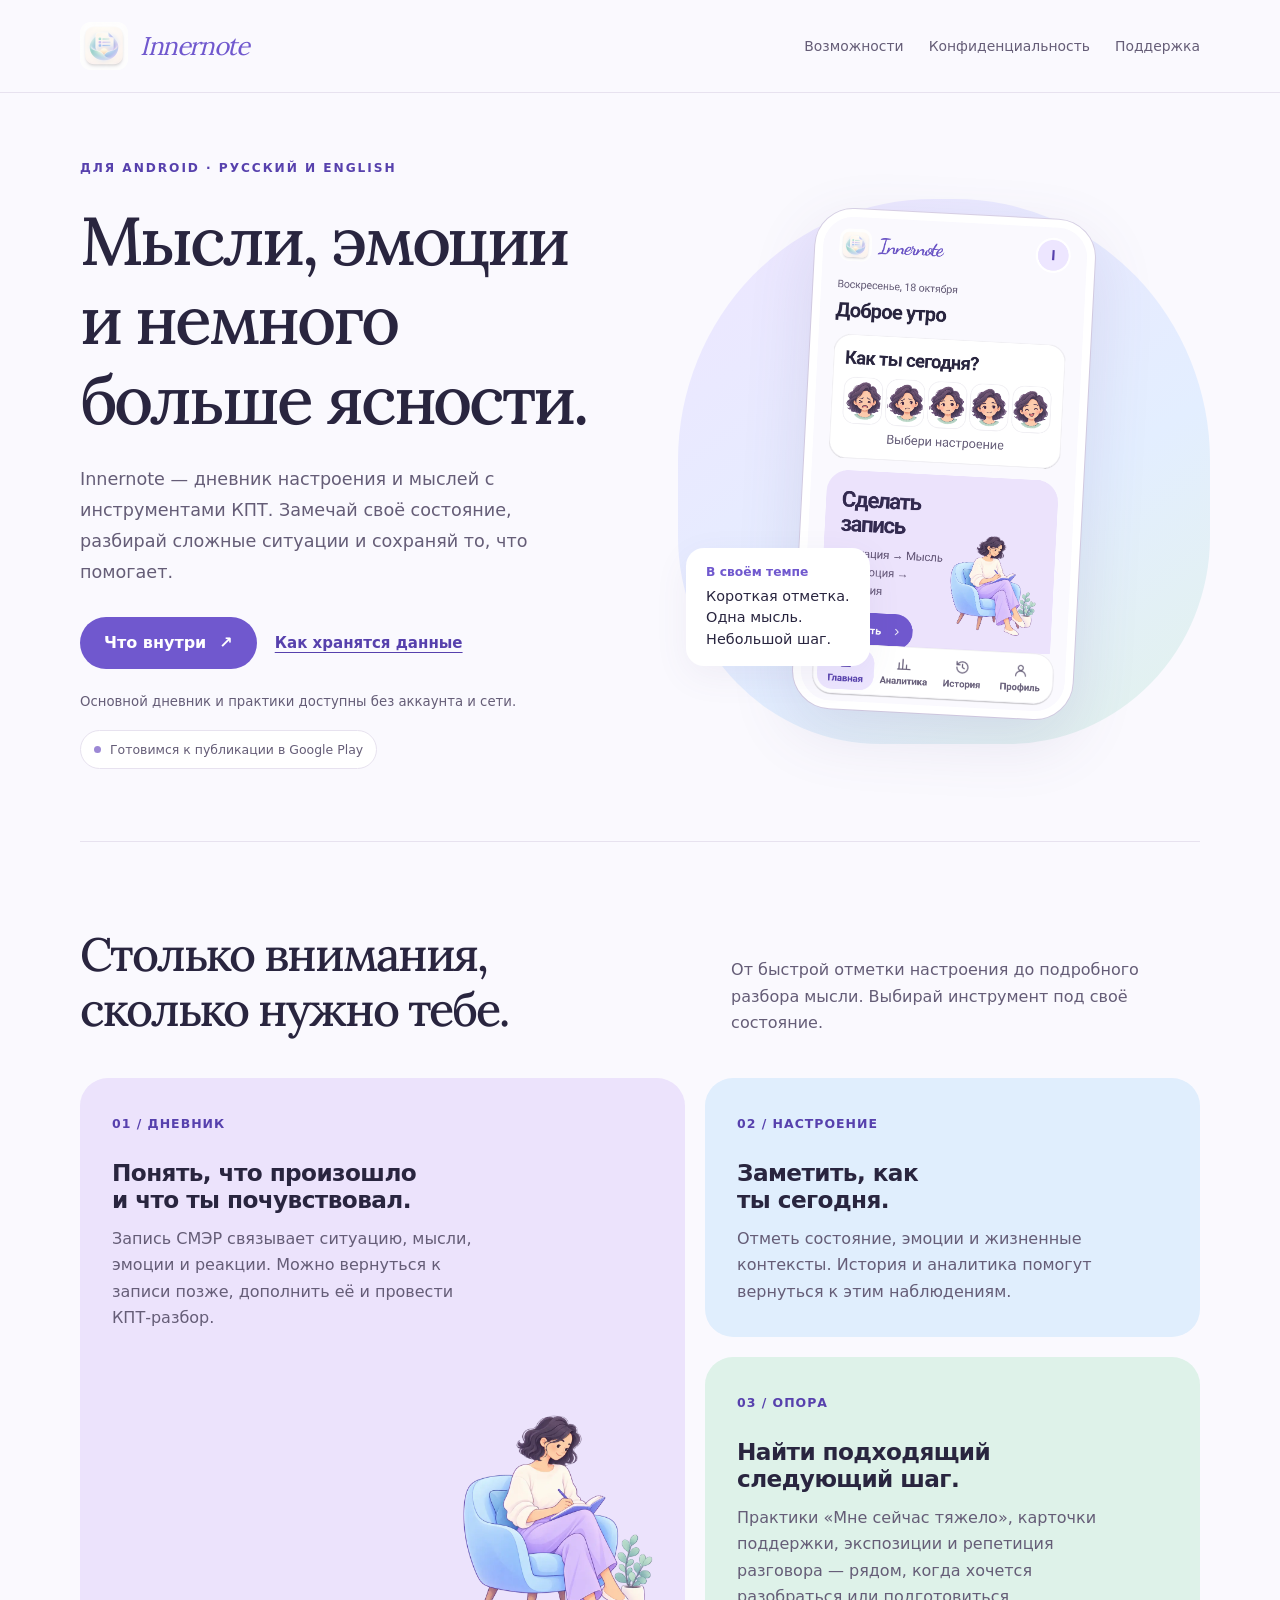
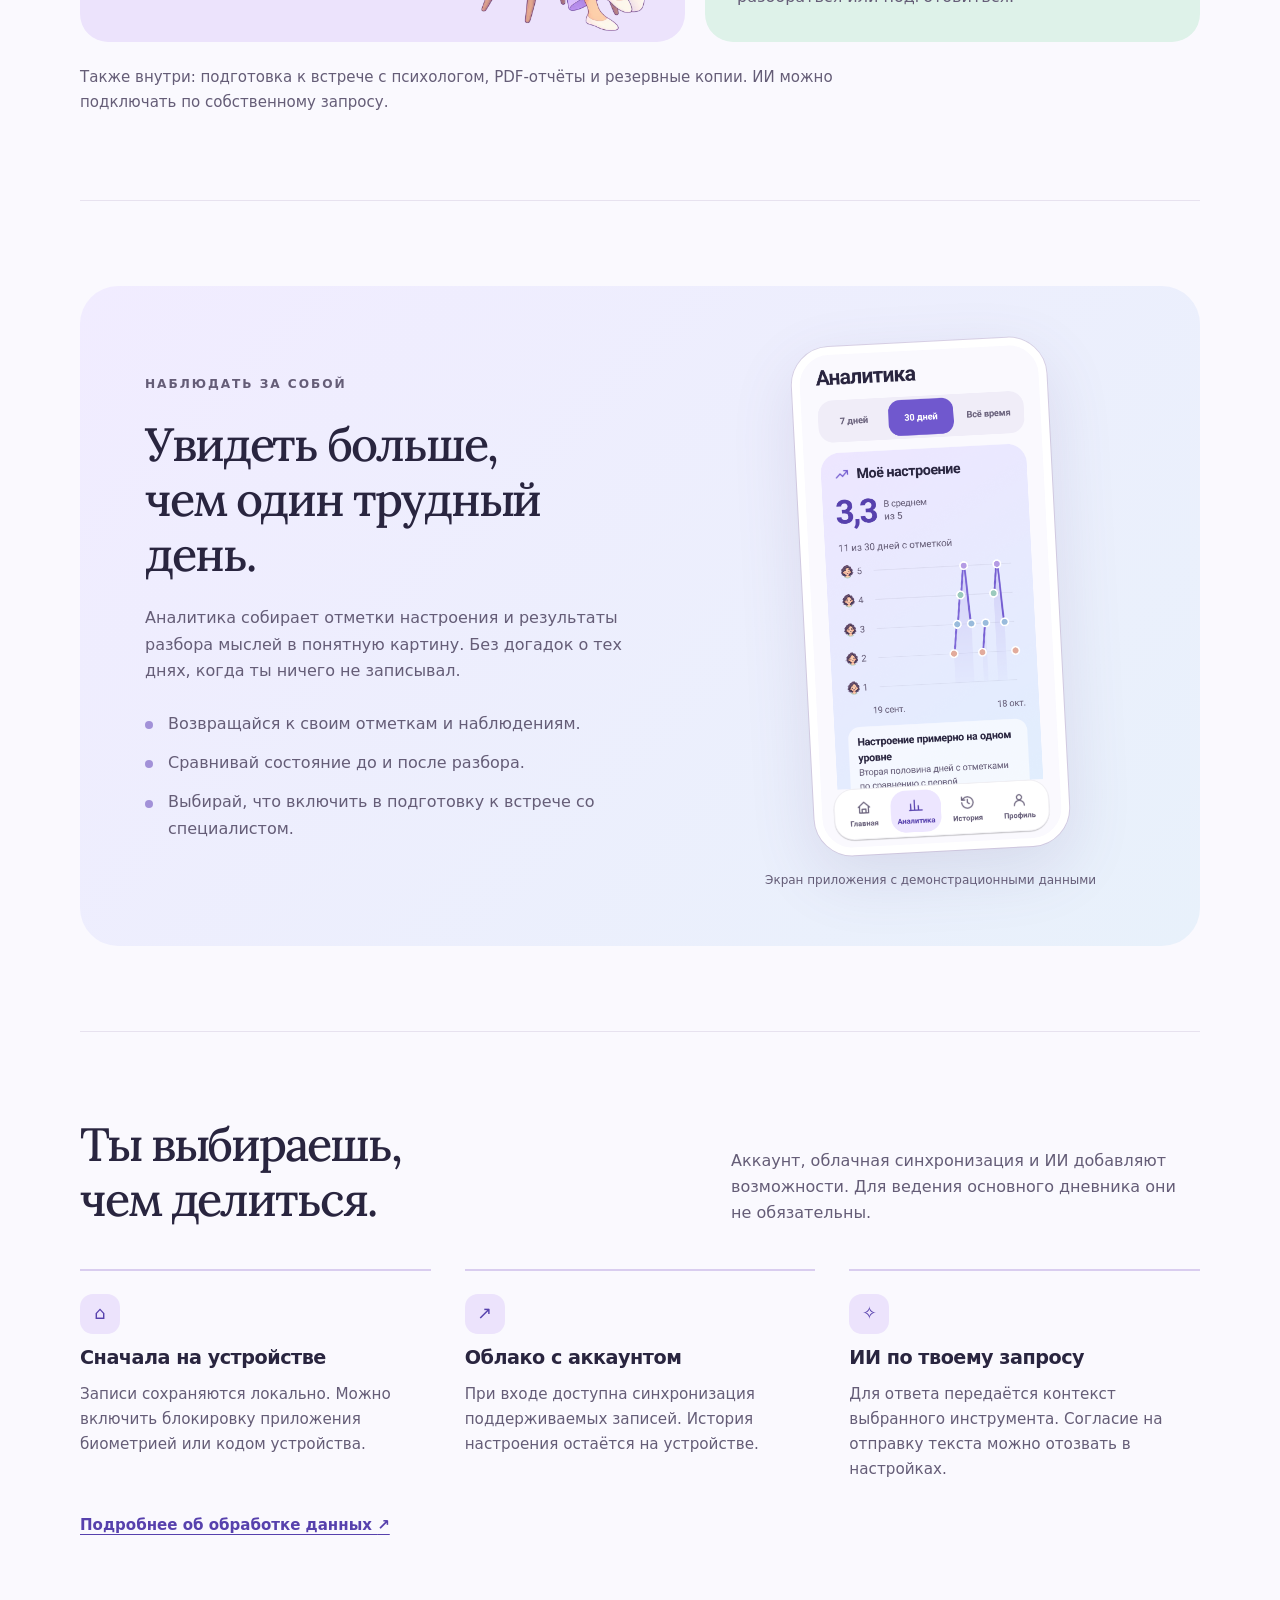
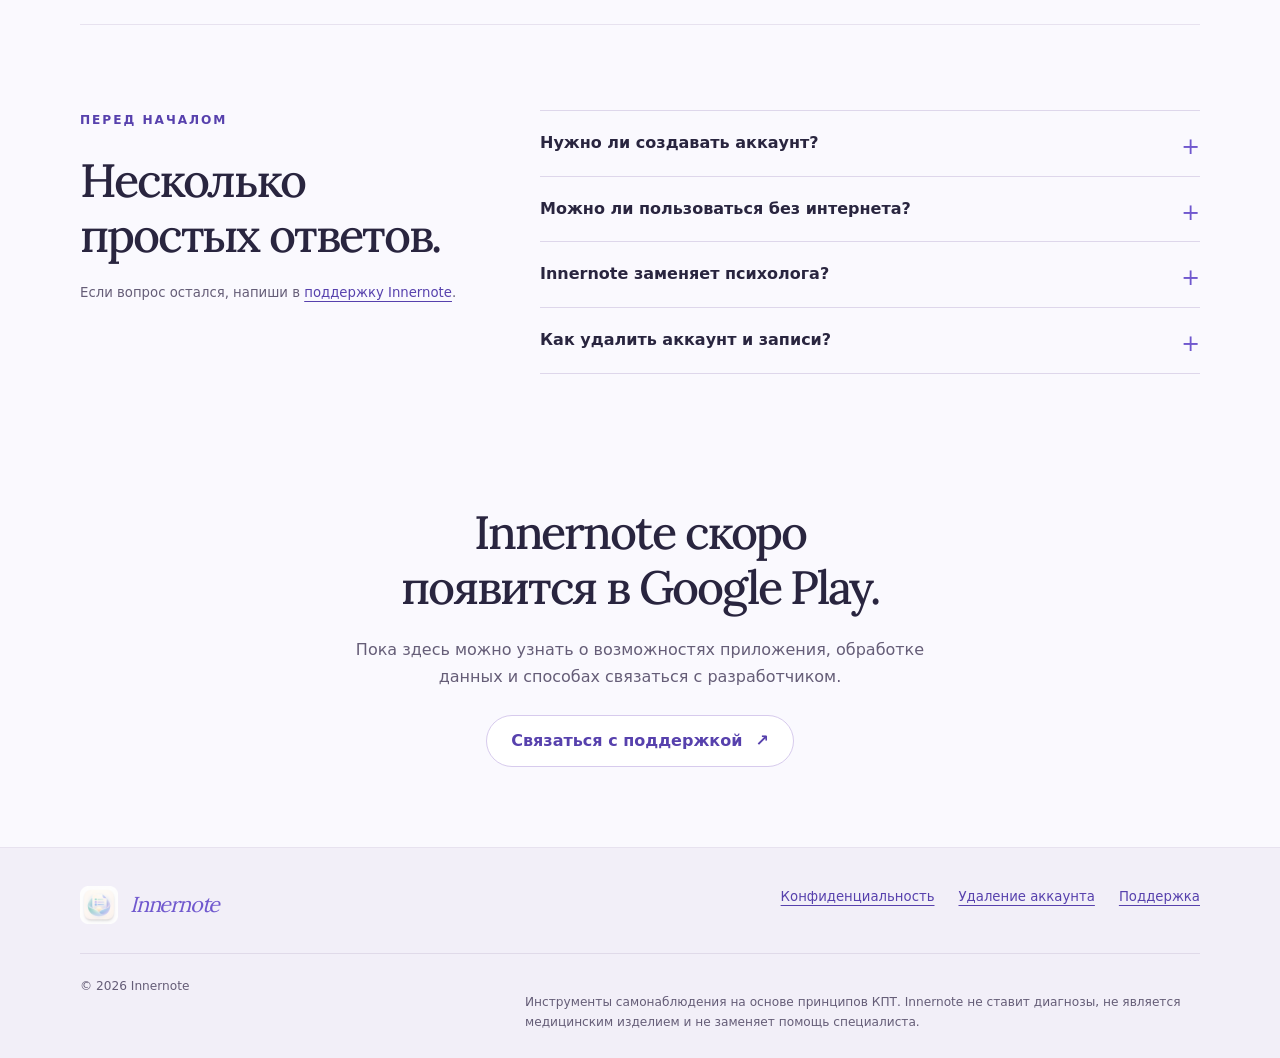
<file: docs/index.html>
<!doctype html>
<html lang="ru">
<head>
  <meta charset="utf-8">
  <meta name="viewport" content="width=device-width, initial-scale=1">
  <meta name="description" content="Дневник настроения и мыслей, КПТ-разбор, практики самопомощи и карточки поддержки для Android. Основные функции доступны без аккаунта.">
  <meta name="referrer" content="no-referrer">
  <meta http-equiv="Content-Security-Policy" content="default-src 'none'; style-src 'self'; img-src 'self'; font-src 'self'; base-uri 'none'; form-action 'none'; upgrade-insecure-requests">
  <meta name="theme-color" content="#faf9fe">
  <meta property="og:type" content="website">
  <meta property="og:locale" content="ru_RU">
  <meta property="og:site_name" content="Innernote">
  <meta property="og:title" content="Innernote — дневник мыслей и настроения">
  <meta property="og:description" content="Дневник настроения и мыслей, КПТ-разбор, практики самопомощи и карточки поддержки для Android. Основные функции доступны без аккаунта.">
  <meta property="og:url" content="https://innernote.ru/">
  <link rel="canonical" href="https://innernote.ru/">
  <link rel="icon" href="./assets/logo.png" type="image/png">
  <link rel="apple-touch-icon" href="./assets/logo.png">
  <link rel="stylesheet" href="./assets/site.css">
  <title>Innernote — дневник мыслей и настроения</title>
</head>
<body>
  <a class="skip" href="#main">Перейти к содержанию</a>
  <header class="site-header">
    <div class="wrap header-inner">
      <a class="brand" href="./" aria-label="Innernote — главная"><img src="./assets/logo.png" width="48" height="48" alt=""><span>Innernote</span></a>
      <nav class="site-nav" aria-label="Главная навигация">
        <a href="./#tools">Возможности</a>
        <a href="./privacy/">Конфиденциальность</a>
        <a href="./support/">Поддержка</a>
      </nav>
    </div>
  </header>
  <main id="main">
  <div class="wrap">
    <section class="hero" aria-labelledby="hero-title">
      <div>
        <p class="eyebrow">Для Android · Русский и English</p>
        <h1 id="hero-title">Мысли, эмоции<br>и немного<br>больше ясности.</h1>
        <p class="lead">Innernote — дневник настроения и мыслей с инструментами КПТ. Замечай своё состояние, разбирай сложные ситуации и сохраняй то, что помогает.</p>
        <div class="hero-actions"><a class="button" href="#tools">Что внутри <span aria-hidden="true">↗</span></a><a class="text-link" href="./privacy/">Как хранятся данные</a></div>
        <p class="small-note">Основной дневник и практики доступны без аккаунта и сети.</p>
        <p class="small-note"><span class="availability">Готовимся к публикации в Google Play</span></p>
      </div>
      <figure class="hero-visual">
        <div class="phone"><img src="./assets/app-home.png" width="945" height="1731" alt="Главный экран Innernote: отметка настроения и начало записи СМЭР" fetchpriority="high"></div>
        <figcaption class="float-label"><strong>В своём темпе</strong>Короткая отметка.<br>Одна мысль.<br>Небольшой шаг.</figcaption>
      </figure>
    </section>
    <section class="section" id="tools" aria-labelledby="tools-title">
      <div class="section-heading"><h2 id="tools-title">Столько внимания,<br>сколько нужно тебе.</h2><p>От быстрой отметки настроения до подробного разбора мысли. Выбирай инструмент под своё состояние.</p></div>
      <div class="tool-grid">
        <article class="tool large"><span class="number">01 / ДНЕВНИК</span><h3>Понять, что произошло и что ты почувствовал.</h3><p>Запись СМЭР связывает ситуацию, мысли, эмоции и реакции. Можно вернуться к записи позже, дополнить её и провести КПТ-разбор.</p><img src="./assets/journal.webp" alt="" width="678" height="768" loading="lazy"></article>
        <article class="tool blue"><span class="number">02 / НАСТРОЕНИЕ</span><h3>Заметить, как ты сегодня.</h3><p>Отметь состояние, эмоции и жизненные контексты. История и аналитика помогут вернуться к этим наблюдениям.</p></article>
        <article class="tool mint"><span class="number">03 / ОПОРА</span><h3>Найти подходящий следующий шаг.</h3><p>Практики «Мне сейчас тяжело», карточки поддержки, экспозиции и репетиция разговора — рядом, когда хочется разобраться или подготовиться.</p></article>
      </div>
      <p class="more-tools">Также внутри: подготовка к встрече с психологом, PDF-отчёты и резервные копии. ИИ можно подключать по собственному запросу.</p>
    </section>
    <section class="section" aria-labelledby="insights-title">
      <div class="insights">
        <div><p class="eyebrow">Наблюдать за собой</p><h2 id="insights-title">Увидеть больше,<br>чем один трудный день.</h2><p>Аналитика собирает отметки настроения и результаты разбора мыслей в понятную картину. Без догадок о тех днях, когда ты ничего не записывал.</p><ul><li>Возвращайся к своим отметкам и наблюдениям.</li><li>Сравнивай состояние до и после разбора.</li><li>Выбирай, что включить в подготовку к встрече со специалистом.</li></ul></div>
        <figure><div class="phone"><img src="./assets/app-insights.png" width="840" height="1731" alt="Пример аналитики Innernote с графиком отметок настроения" loading="lazy"></div><figcaption class="caption">Экран приложения с демонстрационными данными</figcaption></figure>
      </div>
    </section>
    <section class="section" aria-labelledby="privacy-title">
      <div class="section-heading"><h2 id="privacy-title">Ты выбираешь,<br>чем делиться.</h2><p>Аккаунт, облачная синхронизация и ИИ добавляют возможности. Для ведения основного дневника они не обязательны.</p></div>
      <div class="privacy-grid">
        <article class="privacy-item"><span class="symbol" aria-hidden="true">⌂</span><h3>Сначала на устройстве</h3><p>Записи сохраняются локально. Можно включить блокировку приложения биометрией или кодом устройства.</p></article>
        <article class="privacy-item"><span class="symbol" aria-hidden="true">↗</span><h3>Облако с аккаунтом</h3><p>При входе доступна синхронизация поддерживаемых записей. История настроения остаётся на устройстве.</p></article>
        <article class="privacy-item"><span class="symbol" aria-hidden="true">✧</span><h3>ИИ по твоему запросу</h3><p>Для ответа передаётся контекст выбранного инструмента. Согласие на отправку текста можно отозвать в настройках.</p></article>
      </div>
      <a class="text-link" href="./privacy/">Подробнее об обработке данных <span aria-hidden="true">↗</span></a>
    </section>
    <section class="section" aria-labelledby="faq-title">
      <div class="faq-layout"><div><p class="eyebrow">Перед началом</p><h2 id="faq-title">Несколько<br>простых ответов.</h2><p class="small-note">Если вопрос остался, напиши в <a href="./support/">поддержку Innernote</a>.</p></div>
        <div class="faq-list">
          <details><summary>Нужно ли создавать аккаунт?</summary><div class="faq-answer">Нет. Основной дневник и локальные практики доступны без аккаунта. Вход нужен для облачной синхронизации и возможностей ИИ.</div></details>
          <details><summary>Можно ли пользоваться без интернета?</summary><div class="faq-answer">Да, локальные записи и практики работают без сети. Подключение нужно для синхронизации, служебных писем и обращения к ИИ.</div></details>
          <details><summary>Innernote заменяет психолога?</summary><div class="faq-answer">Нет. Это инструмент самонаблюдения и работы с записями. Он не ставит диагнозы и не заменяет профессиональную помощь. Ответы ИИ могут ошибаться.</div></details>
          <details><summary>Как удалить аккаунт и записи?</summary><div class="faq-answer">Облачный аккаунт удаляется в профиле приложения или по запросу через <a href="./delete-account/">эту страницу</a>. Для локальных данных предусмотрено отдельное действие в настройках.</div></details>
        </div>
      </div>
    </section>
    <section class="closing" aria-labelledby="release-title"><h2 id="release-title">Innernote скоро<br>появится в Google Play.</h2><p>Пока здесь можно узнать о возможностях приложения, обработке данных и способах связаться с разработчиком.</p><a class="button light" href="./support/">Связаться с поддержкой <span aria-hidden="true">↗</span></a></section>
  </div>
</main>
  <footer class="site-footer">
    <div class="wrap">
      <div class="footer-main">
        <a class="brand" href="./" aria-label="Innernote — главная"><img src="./assets/logo.png" width="38" height="38" alt="" loading="lazy"><span>Innernote</span></a>
        <nav class="footer-links" aria-label="Информация о приложении">
          <a href="./privacy/">Конфиденциальность</a>
          <a href="./delete-account/">Удаление аккаунта</a>
          <a href="./support/">Поддержка</a>
        </nav>
      </div>
      <div class="footer-meta"><p>© 2026 Innernote</p><p>Инструменты самонаблюдения на основе принципов КПТ. Innernote не ставит диагнозы, не является медицинским изделием и не заменяет помощь специалиста.</p></div>
    </div>
  </footer>
</body>
</html>
</file>
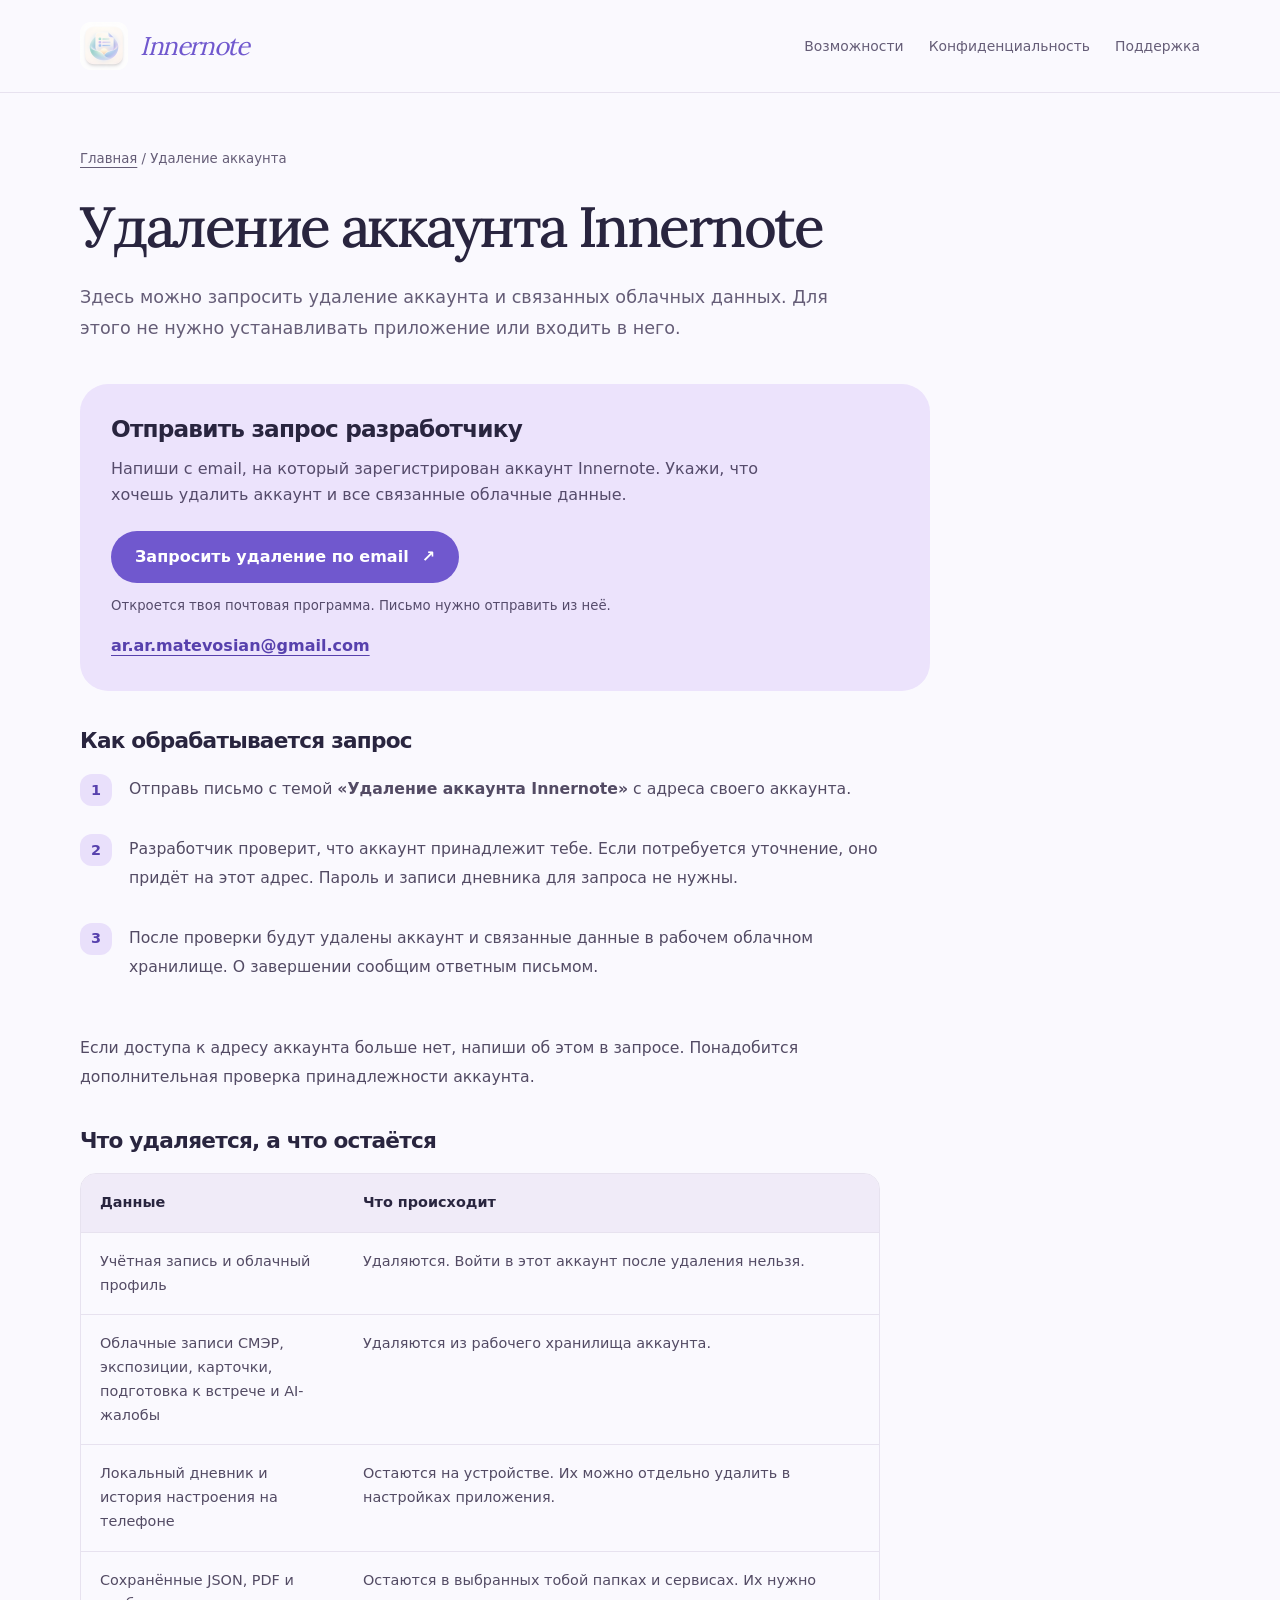
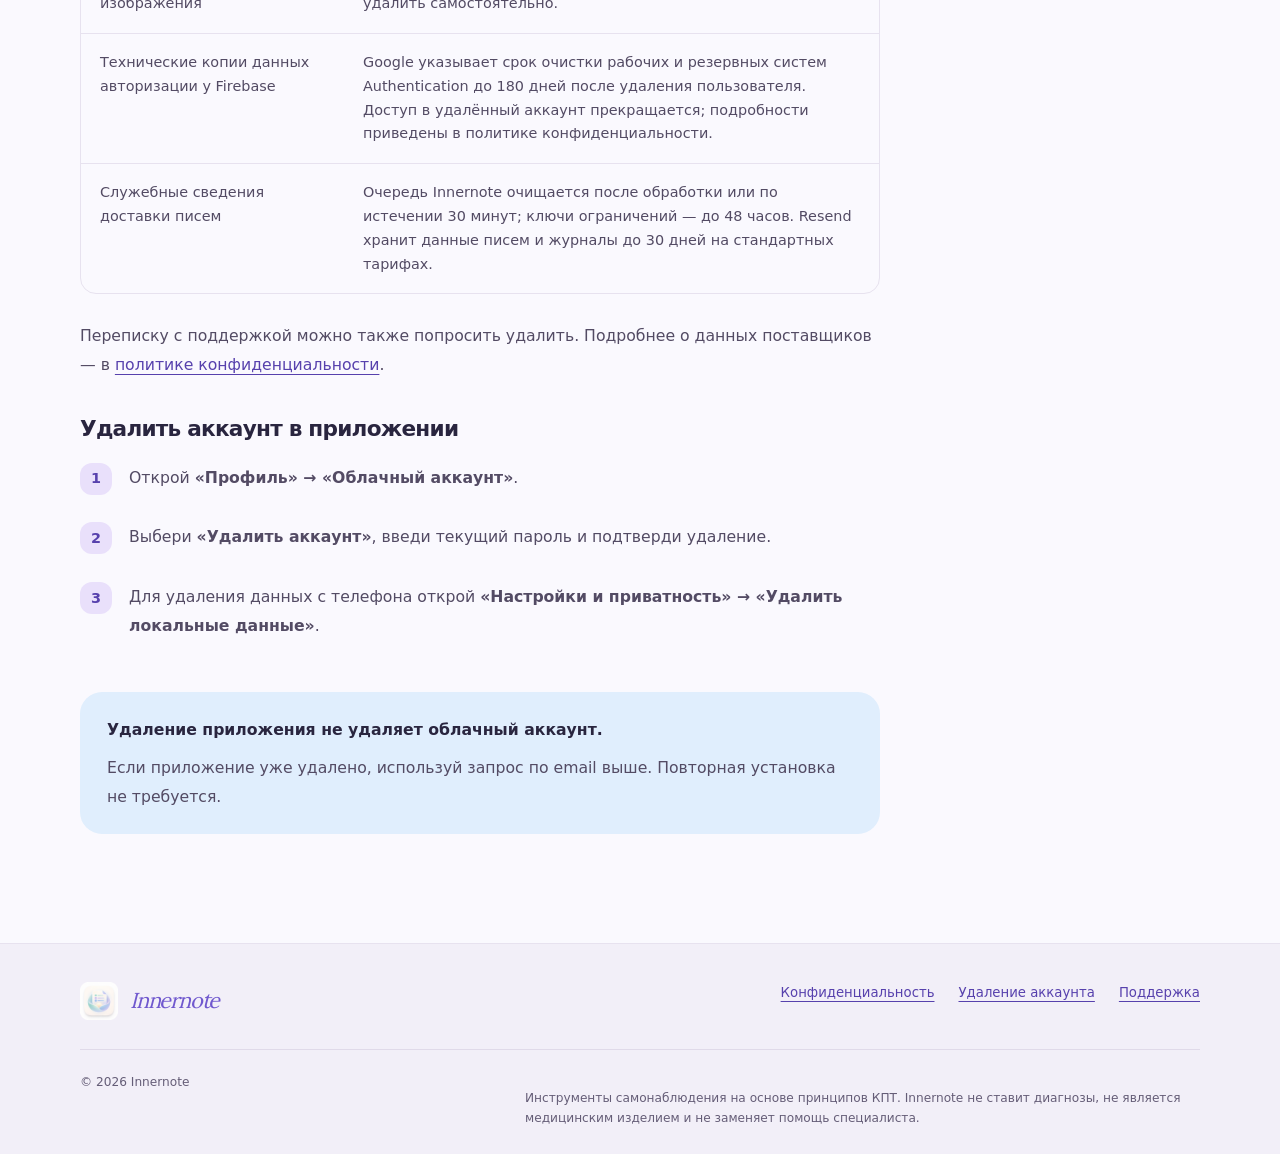
<file: docs/delete-account/index.html>
<!doctype html>
<html lang="ru">
<head>
  <meta charset="utf-8">
  <meta name="viewport" content="width=device-width, initial-scale=1">
  <meta name="description" content="Запросить удаление аккаунта Innernote и связанных облачных данных без установки приложения. Инструкции и контакт разработчика.">
  <meta name="referrer" content="no-referrer">
  <meta http-equiv="Content-Security-Policy" content="default-src 'none'; style-src 'self'; img-src 'self'; font-src 'self'; base-uri 'none'; form-action 'none'; upgrade-insecure-requests">
  <meta name="theme-color" content="#faf9fe">
  <meta property="og:type" content="website">
  <meta property="og:locale" content="ru_RU">
  <meta property="og:site_name" content="Innernote">
  <meta property="og:title" content="Удаление аккаунта и данных — Innernote">
  <meta property="og:description" content="Запросить удаление аккаунта Innernote и связанных облачных данных без установки приложения. Инструкции и контакт разработчика.">
  <meta property="og:url" content="https://innernote.ru/delete-account/">
  <link rel="canonical" href="https://innernote.ru/delete-account/">
  <link rel="icon" href="../assets/logo.png" type="image/png">
  <link rel="apple-touch-icon" href="../assets/logo.png">
  <link rel="stylesheet" href="../assets/site.css">
  <title>Удаление аккаунта и данных — Innernote</title>
</head>
<body>
  <a class="skip" href="#main">Перейти к содержанию</a>
  <header class="site-header">
    <div class="wrap header-inner">
      <a class="brand" href="../" aria-label="Innernote — главная"><img src="../assets/logo.png" width="48" height="48" alt=""><span>Innernote</span></a>
      <nav class="site-nav" aria-label="Главная навигация">
        <a href="../#tools">Возможности</a>
        <a href="../privacy/">Конфиденциальность</a>
        <a href="../support/">Поддержка</a>
      </nav>
    </div>
  </header>
  <main id="main">
<div class="wrap document">
  <p class="breadcrumbs"><a href="../">Главная</a> / Удаление аккаунта</p>
  <header class="document-intro"><h1>Удаление аккаунта Innernote</h1><p class="lead">Здесь можно запросить удаление аккаунта и связанных облачных данных. Для этого не нужно устанавливать приложение или входить в него.</p></header>
  <div class="wide-prose">
    <section class="action-panel" aria-labelledby="request-title"><h2 id="request-title">Отправить запрос разработчику</h2><p>Напиши с email, на который зарегистрирован аккаунт Innernote. Укажи, что хочешь удалить аккаунт и все связанные облачные данные.</p><a class="button" href="mailto:ar.ar.matevosian@gmail.com?subject=%D0%A3%D0%B4%D0%B0%D0%BB%D0%B5%D0%BD%D0%B8%D0%B5%20%D0%B0%D0%BA%D0%BA%D0%B0%D1%83%D0%BD%D1%82%D0%B0%20Innernote&amp;body=%D0%97%D0%B4%D1%80%D0%B0%D0%B2%D1%81%D1%82%D0%B2%D1%83%D0%B9%D1%82%D0%B5%21%0A%0A%D0%9F%D1%80%D0%BE%D1%88%D1%83%20%D1%83%D0%B4%D0%B0%D0%BB%D0%B8%D1%82%D1%8C%20%D0%BC%D0%BE%D0%B9%20%D0%B0%D0%BA%D0%BA%D0%B0%D1%83%D0%BD%D1%82%20Innernote%20%D0%B8%20%D1%81%D0%B2%D1%8F%D0%B7%D0%B0%D0%BD%D0%BD%D1%8B%D0%B5%20%D1%81%20%D0%BD%D0%B8%D0%BC%20%D0%BE%D0%B1%D0%BB%D0%B0%D1%87%D0%BD%D1%8B%D0%B5%20%D0%B4%D0%B0%D0%BD%D0%BD%D1%8B%D0%B5.%0AEmail%20%D0%B0%D0%BA%D0%BA%D0%B0%D1%83%D0%BD%D1%82%D0%B0%3A%20%5B%D1%83%D0%BA%D0%B0%D0%B6%D0%B8%D1%82%D0%B5%20%D0%B0%D0%B4%D1%80%D0%B5%D1%81%5D%0A%0A%D0%AD%D1%82%D0%BE%20%D0%BF%D0%B8%D1%81%D1%8C%D0%BC%D0%BE%20%D0%B6%D0%B5%D0%BB%D0%B0%D1%82%D0%B5%D0%BB%D1%8C%D0%BD%D0%BE%20%D0%BE%D1%82%D0%BF%D1%80%D0%B0%D0%B2%D0%B8%D1%82%D1%8C%20%D1%81%20%D0%B0%D0%B4%D1%80%D0%B5%D1%81%D0%B0%20%D0%B0%D0%BA%D0%BA%D0%B0%D1%83%D0%BD%D1%82%D0%B0.%20%D0%9F%D0%B0%D1%80%D0%BE%D0%BB%D1%8C%20%D0%B8%20%D0%B7%D0%B0%D0%BF%D0%B8%D1%81%D0%B8%20%D0%B4%D0%BD%D0%B5%D0%B2%D0%BD%D0%B8%D0%BA%D0%B0%20%D0%BF%D1%80%D0%B8%D0%BA%D0%BB%D0%B0%D0%B4%D1%8B%D0%B2%D0%B0%D1%82%D1%8C%20%D0%BD%D0%B5%20%D0%BD%D1%83%D0%B6%D0%BD%D0%BE.%0A">Запросить удаление по email <span aria-hidden="true">↗</span></a><p class="small-note">Откроется твоя почтовая программа. Письмо нужно отправить из неё.</p><p class="email"><a href="mailto:ar.ar.matevosian@gmail.com">ar.ar.matevosian@gmail.com</a></p></section>
    <article class="prose">
      <section aria-labelledby="delete-next"><h2 id="delete-next">Как обрабатывается запрос</h2><ol class="steps"><li>Отправь письмо с темой <strong>«Удаление аккаунта Innernote»</strong> с адреса своего аккаунта.</li><li>Разработчик проверит, что аккаунт принадлежит тебе. Если потребуется уточнение, оно придёт на этот адрес. Пароль и записи дневника для запроса не нужны.</li><li>После проверки будут удалены аккаунт и связанные данные в рабочем облачном хранилище. О завершении сообщим ответным письмом.</li></ol><p>Если доступа к адресу аккаунта больше нет, напиши об этом в запросе. Понадобится дополнительная проверка принадлежности аккаунта.</p></section>
      <section aria-labelledby="delete-what"><h2 id="delete-what">Что удаляется, а что остаётся</h2><div class="table-scroll" role="region" aria-label="Данные при удалении аккаунта" tabindex="0"><table><thead><tr><th scope="col">Данные</th><th scope="col">Что происходит</th></tr></thead><tbody>
        <tr><td>Учётная запись и облачный профиль</td><td>Удаляются. Войти в этот аккаунт после удаления нельзя.</td></tr>
        <tr><td>Облачные записи СМЭР, экспозиции, карточки, подготовка к встрече и AI-жалобы</td><td>Удаляются из рабочего хранилища аккаунта.</td></tr>
        <tr><td>Локальный дневник и история настроения на телефоне</td><td>Остаются на устройстве. Их можно отдельно удалить в настройках приложения.</td></tr>
        <tr><td>Сохранённые JSON, PDF и изображения</td><td>Остаются в выбранных тобой папках и сервисах. Их нужно удалить самостоятельно.</td></tr>
        <tr><td>Технические копии данных авторизации у Firebase</td><td>Google указывает срок очистки рабочих и резервных систем Authentication до 180 дней после удаления пользователя. Доступ в удалённый аккаунт прекращается; подробности приведены в политике конфиденциальности.</td></tr>
        <tr><td>Служебные сведения доставки писем</td><td>Очередь Innernote очищается после обработки или по истечении 30 минут; ключи ограничений — до 48 часов. Resend хранит данные писем и журналы до 30 дней на стандартных тарифах.</td></tr>
      </tbody></table></div><p>Переписку с поддержкой можно также попросить удалить. Подробнее о данных поставщиков — в <a href="../privacy/#retention">политике конфиденциальности</a>.</p></section>
      <section aria-labelledby="delete-app"><h2 id="delete-app">Удалить аккаунт в приложении</h2><ol class="steps"><li>Открой <strong>«Профиль» → «Облачный аккаунт»</strong>.</li><li>Выбери <strong>«Удалить аккаунт»</strong>, введи текущий пароль и подтверди удаление.</li><li>Для удаления данных с телефона открой <strong>«Настройки и приватность» → «Удалить локальные данные»</strong>.</li></ol><div class="notice blue"><strong>Удаление приложения не удаляет облачный аккаунт.</strong><p>Если приложение уже удалено, используй запрос по email выше. Повторная установка не требуется.</p></div></section>
    </article>
  </div>
</div></main>
  <footer class="site-footer">
    <div class="wrap">
      <div class="footer-main">
        <a class="brand" href="../" aria-label="Innernote — главная"><img src="../assets/logo.png" width="38" height="38" alt="" loading="lazy"><span>Innernote</span></a>
        <nav class="footer-links" aria-label="Информация о приложении">
          <a href="../privacy/">Конфиденциальность</a>
          <a href="../delete-account/">Удаление аккаунта</a>
          <a href="../support/">Поддержка</a>
        </nav>
      </div>
      <div class="footer-meta"><p>© 2026 Innernote</p><p>Инструменты самонаблюдения на основе принципов КПТ. Innernote не ставит диагнозы, не является медицинским изделием и не заменяет помощь специалиста.</p></div>
    </div>
  </footer>
</body>
</html>
</file>
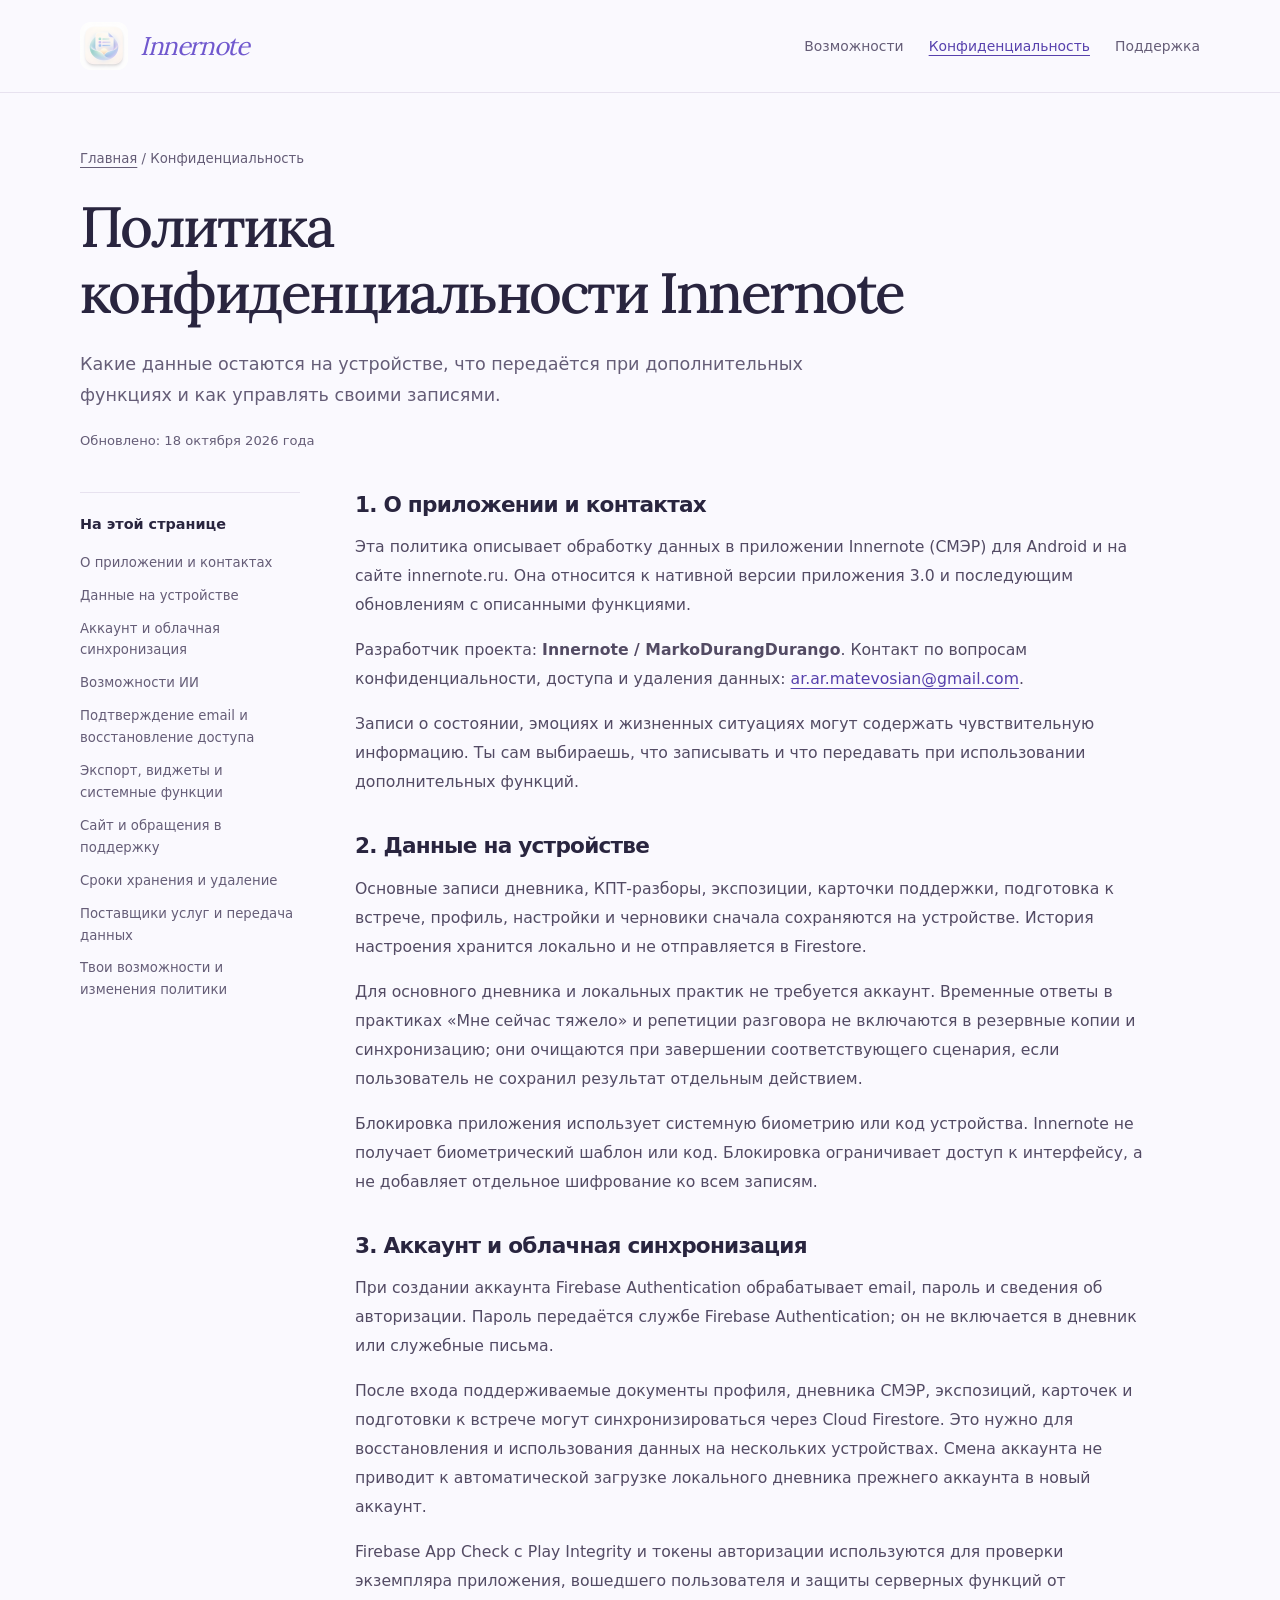
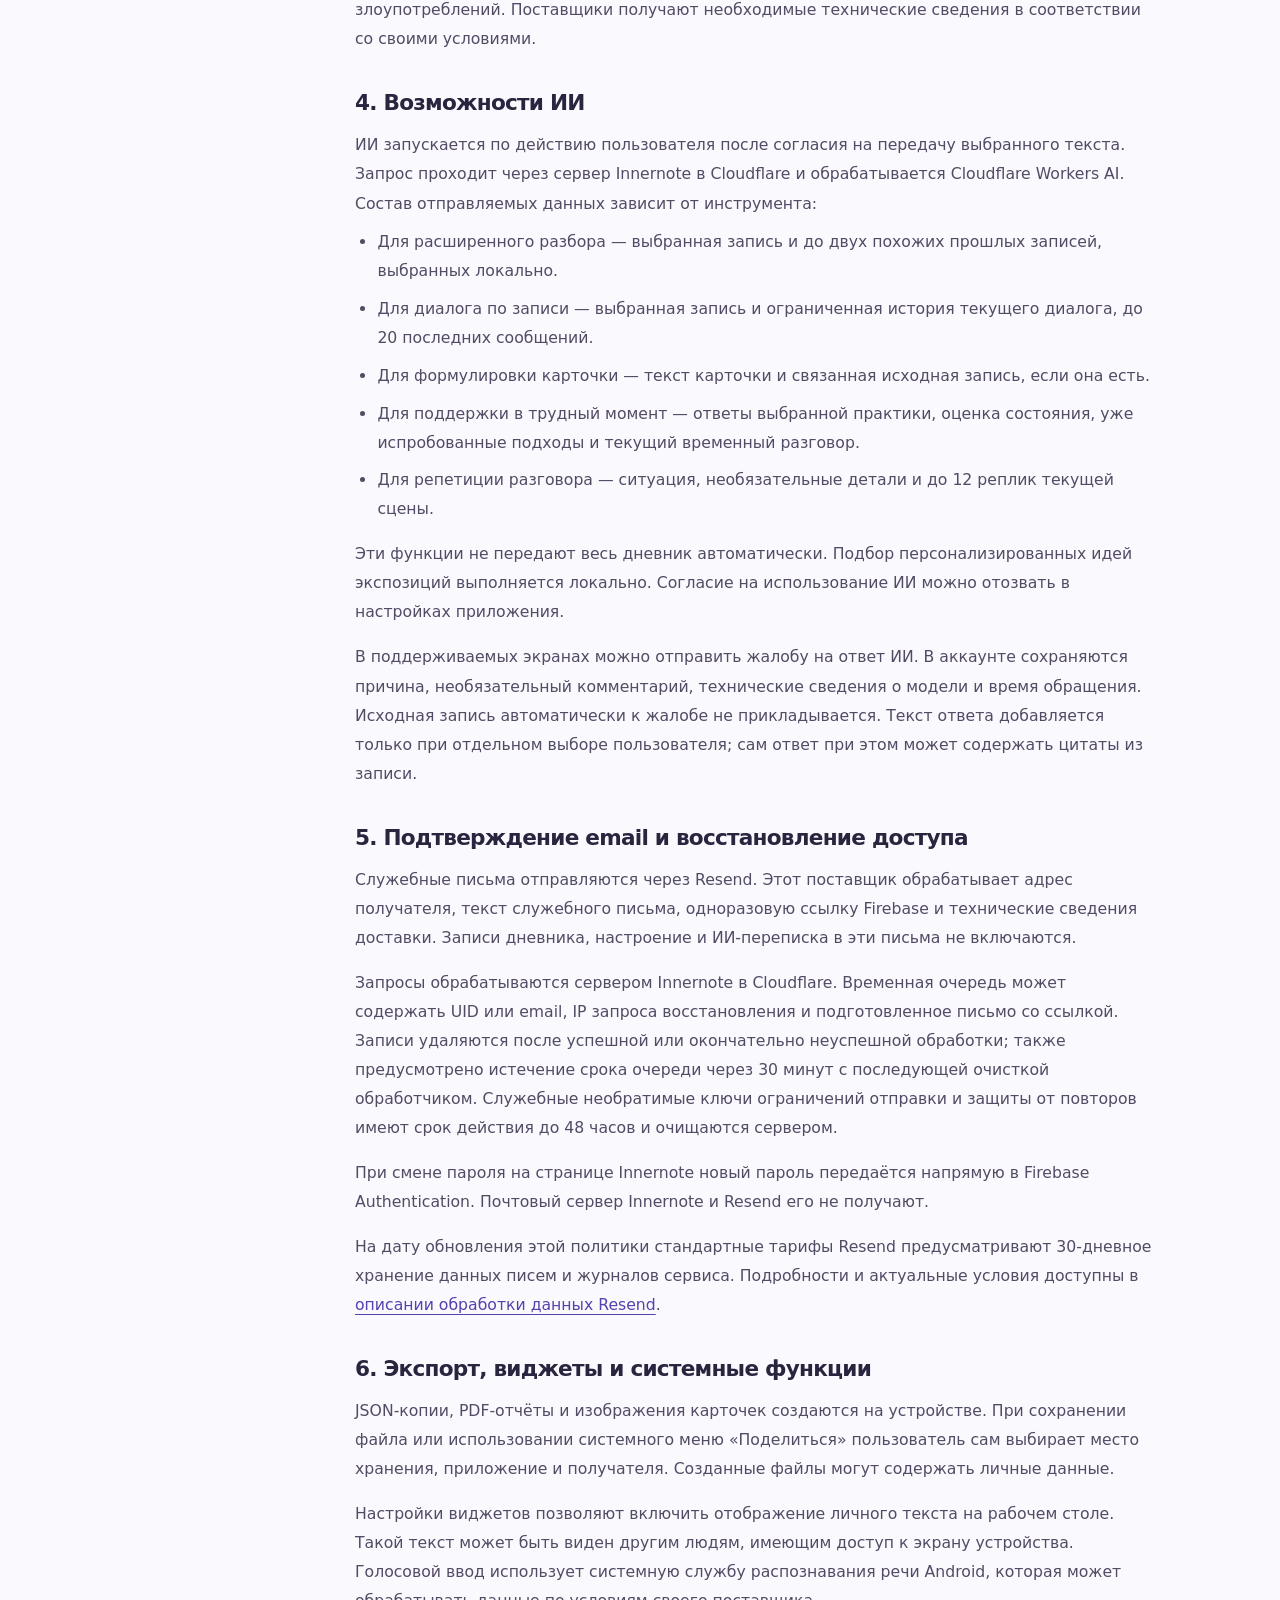
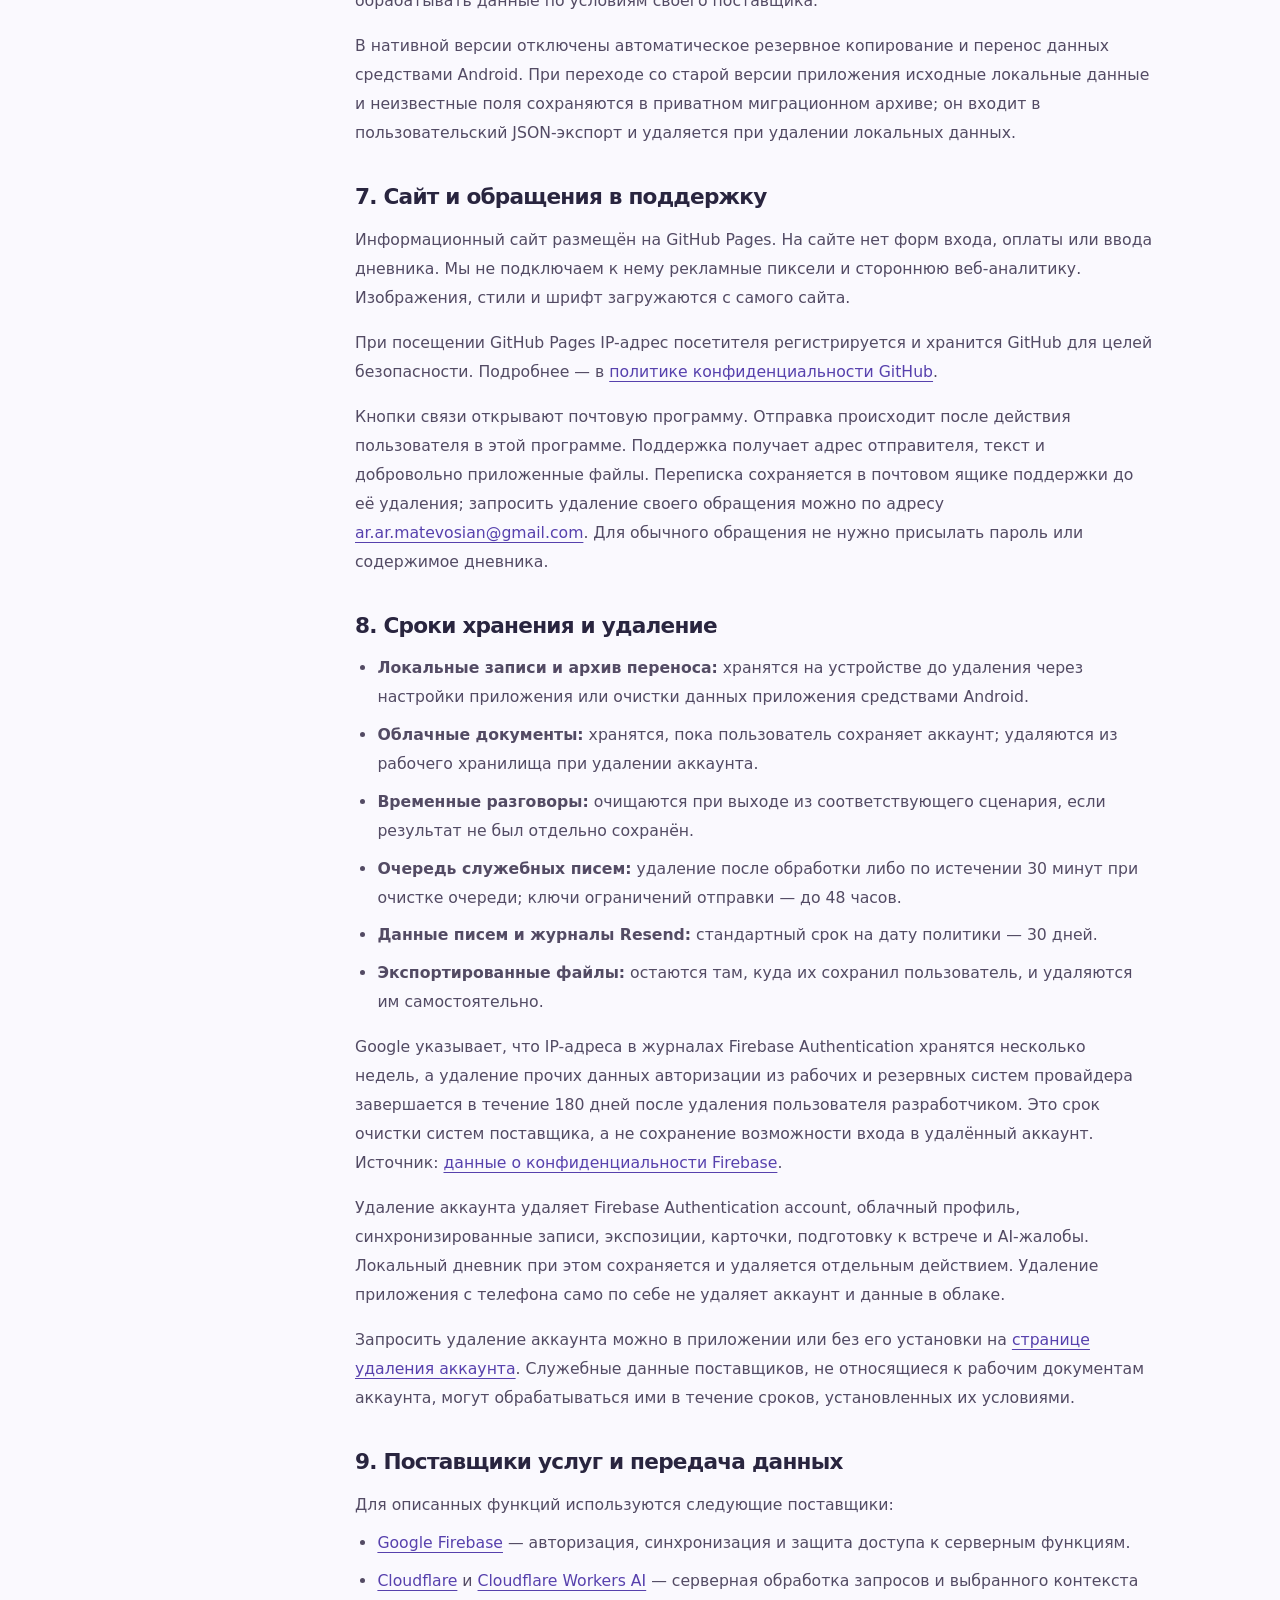
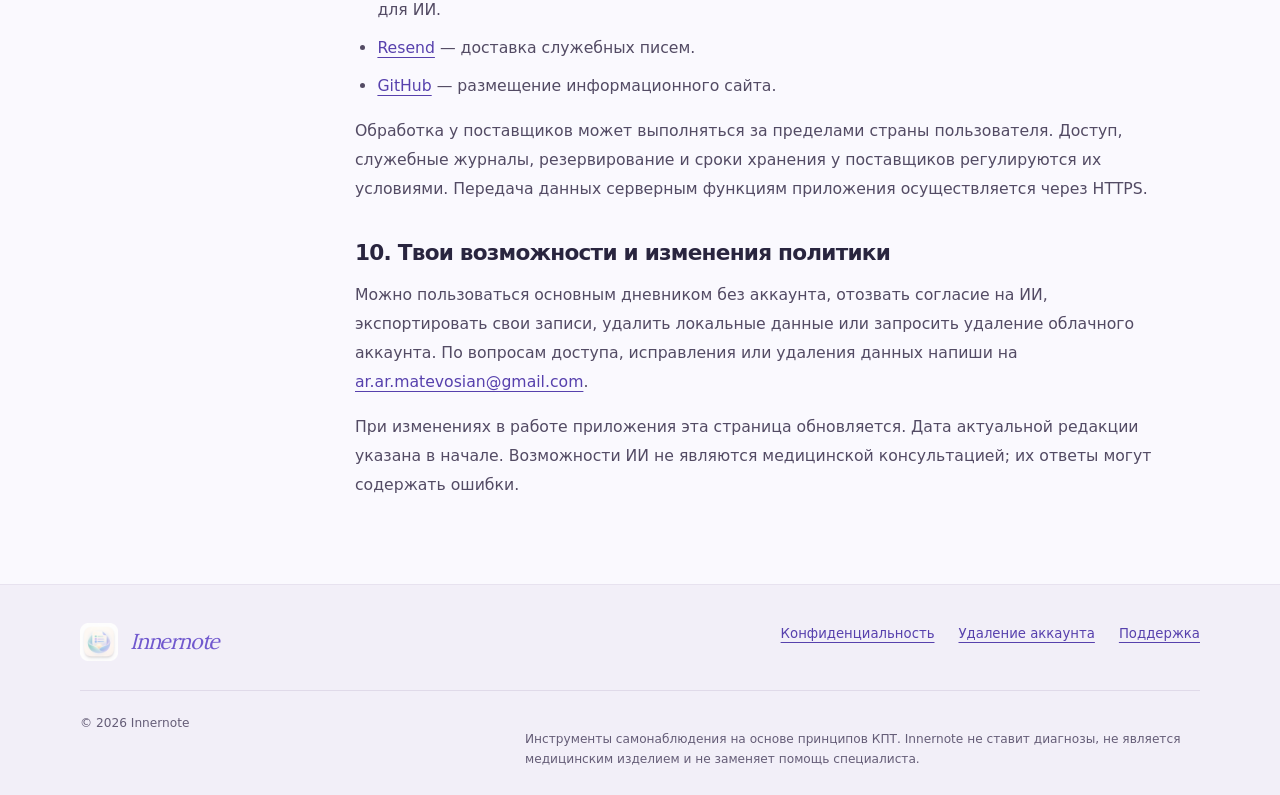
<file: docs/privacy/index.html>
<!doctype html>
<html lang="ru">
<head>
  <meta charset="utf-8">
  <meta name="viewport" content="width=device-width, initial-scale=1">
  <meta name="description" content="Как Innernote хранит записи, использует облачную синхронизацию, ИИ и служебные письма. Контакты и способы удаления данных.">
  <meta name="referrer" content="no-referrer">
  <meta http-equiv="Content-Security-Policy" content="default-src 'none'; style-src 'self'; img-src 'self'; font-src 'self'; base-uri 'none'; form-action 'none'; upgrade-insecure-requests">
  <meta name="theme-color" content="#faf9fe">
  <meta property="og:type" content="website">
  <meta property="og:locale" content="ru_RU">
  <meta property="og:site_name" content="Innernote">
  <meta property="og:title" content="Политика конфиденциальности — Innernote">
  <meta property="og:description" content="Как Innernote хранит записи, использует облачную синхронизацию, ИИ и служебные письма. Контакты и способы удаления данных.">
  <meta property="og:url" content="https://innernote.ru/privacy/">
  <link rel="canonical" href="https://innernote.ru/privacy/">
  <link rel="icon" href="../assets/logo.png" type="image/png">
  <link rel="apple-touch-icon" href="../assets/logo.png">
  <link rel="stylesheet" href="../assets/site.css">
  <title>Политика конфиденциальности — Innernote</title>
</head>
<body>
  <a class="skip" href="#main">Перейти к содержанию</a>
  <header class="site-header">
    <div class="wrap header-inner">
      <a class="brand" href="../" aria-label="Innernote — главная"><img src="../assets/logo.png" width="48" height="48" alt=""><span>Innernote</span></a>
      <nav class="site-nav" aria-label="Главная навигация">
        <a href="../#tools">Возможности</a>
        <a href="../privacy/" aria-current="page">Конфиденциальность</a>
        <a href="../support/">Поддержка</a>
      </nav>
    </div>
  </header>
  <main id="main">
<div class="wrap document">
  <p class="breadcrumbs"><a href="../">Главная</a> / Конфиденциальность</p>
  <header class="document-intro"><h1>Политика конфиденциальности Innernote</h1><p class="lead">Какие данные остаются на устройстве, что передаётся при дополнительных функциях и как управлять своими записями.</p><p class="date">Обновлено: 18 октября 2026 года</p></header>
  <div class="document-grid"><aside class="contents" aria-label="Содержание политики"><strong>На этой странице</strong><ol><li><a href="#about">О приложении и контактах</a></li><li><a href="#local">Данные на устройстве</a></li><li><a href="#cloud">Аккаунт и облачная синхронизация</a></li><li><a href="#ai">Возможности ИИ</a></li><li><a href="#email">Подтверждение email и восстановление доступа</a></li><li><a href="#export">Экспорт, виджеты и системные функции</a></li><li><a href="#website">Сайт и обращения в поддержку</a></li><li><a href="#retention">Сроки хранения и удаление</a></li><li><a href="#providers">Поставщики услуг и передача данных</a></li><li><a href="#choices">Твои возможности и изменения политики</a></li></ol></aside><article class="prose"><section id="about" aria-labelledby="about-title"><h2 id="about-title">1. О приложении и контактах</h2>
<p>Эта политика описывает обработку данных в приложении Innernote (СМЭР) для Android и на сайте innernote.ru. Она относится к нативной версии приложения 3.0 и последующим обновлениям с описанными функциями.</p>
<p>Разработчик проекта: <strong>Innernote / MarkoDurangDurango</strong>. Контакт по вопросам конфиденциальности, доступа и удаления данных: <a href="mailto:ar.ar.matevosian@gmail.com">ar.ar.matevosian@gmail.com</a>.</p>
<p>Записи о состоянии, эмоциях и жизненных ситуациях могут содержать чувствительную информацию. Ты сам выбираешь, что записывать и что передавать при использовании дополнительных функций.</p></section><section id="local" aria-labelledby="local-title"><h2 id="local-title">2. Данные на устройстве</h2>
<p>Основные записи дневника, КПТ-разборы, экспозиции, карточки поддержки, подготовка к встрече, профиль, настройки и черновики сначала сохраняются на устройстве. История настроения хранится локально и не отправляется в Firestore.</p>
<p>Для основного дневника и локальных практик не требуется аккаунт. Временные ответы в практиках «Мне сейчас тяжело» и репетиции разговора не включаются в резервные копии и синхронизацию; они очищаются при завершении соответствующего сценария, если пользователь не сохранил результат отдельным действием.</p>
<p>Блокировка приложения использует системную биометрию или код устройства. Innernote не получает биометрический шаблон или код. Блокировка ограничивает доступ к интерфейсу, а не добавляет отдельное шифрование ко всем записям.</p></section><section id="cloud" aria-labelledby="cloud-title"><h2 id="cloud-title">3. Аккаунт и облачная синхронизация</h2>
<p>При создании аккаунта Firebase Authentication обрабатывает email, пароль и сведения об авторизации. Пароль передаётся службе Firebase Authentication; он не включается в дневник или служебные письма.</p>
<p>После входа поддерживаемые документы профиля, дневника СМЭР, экспозиций, карточек и подготовки к встрече могут синхронизироваться через Cloud Firestore. Это нужно для восстановления и использования данных на нескольких устройствах. Смена аккаунта не приводит к автоматической загрузке локального дневника прежнего аккаунта в новый аккаунт.</p>
<p>Firebase App Check с Play Integrity и токены авторизации используются для проверки экземпляра приложения, вошедшего пользователя и защиты серверных функций от злоупотреблений. Поставщики получают необходимые технические сведения в соответствии со своими условиями.</p></section><section id="ai" aria-labelledby="ai-title"><h2 id="ai-title">4. Возможности ИИ</h2>
<p>ИИ запускается по действию пользователя после согласия на передачу выбранного текста. Запрос проходит через сервер Innernote в Cloudflare и обрабатывается Cloudflare Workers AI. Состав отправляемых данных зависит от инструмента:</p>
<ul><li>Для расширенного разбора — выбранная запись и до двух похожих прошлых записей, выбранных локально.</li><li>Для диалога по записи — выбранная запись и ограниченная история текущего диалога, до 20 последних сообщений.</li><li>Для формулировки карточки — текст карточки и связанная исходная запись, если она есть.</li><li>Для поддержки в трудный момент — ответы выбранной практики, оценка состояния, уже испробованные подходы и текущий временный разговор.</li><li>Для репетиции разговора — ситуация, необязательные детали и до 12 реплик текущей сцены.</li></ul>
<p>Эти функции не передают весь дневник автоматически. Подбор персонализированных идей экспозиций выполняется локально. Согласие на использование ИИ можно отозвать в настройках приложения.</p>
<p>В поддерживаемых экранах можно отправить жалобу на ответ ИИ. В аккаунте сохраняются причина, необязательный комментарий, технические сведения о модели и время обращения. Исходная запись автоматически к жалобе не прикладывается. Текст ответа добавляется только при отдельном выборе пользователя; сам ответ при этом может содержать цитаты из записи.</p></section><section id="email" aria-labelledby="email-title"><h2 id="email-title">5. Подтверждение email и восстановление доступа</h2>
<p>Служебные письма отправляются через Resend. Этот поставщик обрабатывает адрес получателя, текст служебного письма, одноразовую ссылку Firebase и технические сведения доставки. Записи дневника, настроение и ИИ-переписка в эти письма не включаются.</p>
<p>Запросы обрабатываются сервером Innernote в Cloudflare. Временная очередь может содержать UID или email, IP запроса восстановления и подготовленное письмо со ссылкой. Записи удаляются после успешной или окончательно неуспешной обработки; также предусмотрено истечение срока очереди через 30 минут с последующей очисткой обработчиком. Служебные необратимые ключи ограничений отправки и защиты от повторов имеют срок действия до 48 часов и очищаются сервером.</p>
<p>При смене пароля на странице Innernote новый пароль передаётся напрямую в Firebase Authentication. Почтовый сервер Innernote и Resend его не получают.</p>
<p>На дату обновления этой политики стандартные тарифы Resend предусматривают 30-дневное хранение данных писем и журналов сервиса. Подробности и актуальные условия доступны в <a href="https://resend.com/security/gdpr">описании обработки данных Resend</a>.</p></section><section id="export" aria-labelledby="export-title"><h2 id="export-title">6. Экспорт, виджеты и системные функции</h2>
<p>JSON-копии, PDF-отчёты и изображения карточек создаются на устройстве. При сохранении файла или использовании системного меню «Поделиться» пользователь сам выбирает место хранения, приложение и получателя. Созданные файлы могут содержать личные данные.</p>
<p>Настройки виджетов позволяют включить отображение личного текста на рабочем столе. Такой текст может быть виден другим людям, имеющим доступ к экрану устройства. Голосовой ввод использует системную службу распознавания речи Android, которая может обрабатывать данные по условиям своего поставщика.</p>
<p>В нативной версии отключены автоматическое резервное копирование и перенос данных средствами Android. При переходе со старой версии приложения исходные локальные данные и неизвестные поля сохраняются в приватном миграционном архиве; он входит в пользовательский JSON-экспорт и удаляется при удалении локальных данных.</p></section><section id="website" aria-labelledby="website-title"><h2 id="website-title">7. Сайт и обращения в поддержку</h2>
<p>Информационный сайт размещён на GitHub Pages. На сайте нет форм входа, оплаты или ввода дневника. Мы не подключаем к нему рекламные пиксели и стороннюю веб-аналитику. Изображения, стили и шрифт загружаются с самого сайта.</p>
<p>При посещении GitHub Pages IP-адрес посетителя регистрируется и хранится GitHub для целей безопасности. Подробнее — в <a href="https://docs.github.com/en/site-policy/privacy-policies/github-general-privacy-statement">политике конфиденциальности GitHub</a>.</p>
<p>Кнопки связи открывают почтовую программу. Отправка происходит после действия пользователя в этой программе. Поддержка получает адрес отправителя, текст и добровольно приложенные файлы. Переписка сохраняется в почтовом ящике поддержки до её удаления; запросить удаление своего обращения можно по адресу <a href="mailto:ar.ar.matevosian@gmail.com">ar.ar.matevosian@gmail.com</a>. Для обычного обращения не нужно присылать пароль или содержимое дневника.</p></section><section id="retention" aria-labelledby="retention-title"><h2 id="retention-title">8. Сроки хранения и удаление</h2>
<ul><li><strong>Локальные записи и архив переноса:</strong> хранятся на устройстве до удаления через настройки приложения или очистки данных приложения средствами Android.</li><li><strong>Облачные документы:</strong> хранятся, пока пользователь сохраняет аккаунт; удаляются из рабочего хранилища при удалении аккаунта.</li><li><strong>Временные разговоры:</strong> очищаются при выходе из соответствующего сценария, если результат не был отдельно сохранён.</li><li><strong>Очередь служебных писем:</strong> удаление после обработки либо по истечении 30 минут при очистке очереди; ключи ограничений отправки — до 48 часов.</li><li><strong>Данные писем и журналы Resend:</strong> стандартный срок на дату политики — 30 дней.</li><li><strong>Экспортированные файлы:</strong> остаются там, куда их сохранил пользователь, и удаляются им самостоятельно.</li></ul>
<p>Google указывает, что IP-адреса в журналах Firebase Authentication хранятся несколько недель, а удаление прочих данных авторизации из рабочих и резервных систем провайдера завершается в течение 180 дней после удаления пользователя разработчиком. Это срок очистки систем поставщика, а не сохранение возможности входа в удалённый аккаунт. Источник: <a href="https://firebase.google.com/support/privacy">данные о конфиденциальности Firebase</a>.</p>
<p>Удаление аккаунта удаляет Firebase Authentication account, облачный профиль, синхронизированные записи, экспозиции, карточки, подготовку к встрече и AI-жалобы. Локальный дневник при этом сохраняется и удаляется отдельным действием. Удаление приложения с телефона само по себе не удаляет аккаунт и данные в облаке.</p>
<p>Запросить удаление аккаунта можно в приложении или без его установки на <a href="../delete-account/">странице удаления аккаунта</a>. Служебные данные поставщиков, не относящиеся к рабочим документам аккаунта, могут обрабатываться ими в течение сроков, установленных их условиями.</p></section><section id="providers" aria-labelledby="providers-title"><h2 id="providers-title">9. Поставщики услуг и передача данных</h2>
<p>Для описанных функций используются следующие поставщики:</p>
<ul><li><a href="https://firebase.google.com/support/privacy">Google Firebase</a> — авторизация, синхронизация и защита доступа к серверным функциям.</li><li><a href="https://www.cloudflare.com/privacypolicy/">Cloudflare</a> и <a href="https://developers.cloudflare.com/workers-ai/platform/data-usage/">Cloudflare Workers AI</a> — серверная обработка запросов и выбранного контекста для ИИ.</li><li><a href="https://resend.com/legal/privacy-policy">Resend</a> — доставка служебных писем.</li><li><a href="https://docs.github.com/en/site-policy/privacy-policies/github-general-privacy-statement">GitHub</a> — размещение информационного сайта.</li></ul>
<p>Обработка у поставщиков может выполняться за пределами страны пользователя. Доступ, служебные журналы, резервирование и сроки хранения у поставщиков регулируются их условиями. Передача данных серверным функциям приложения осуществляется через HTTPS.</p></section><section id="choices" aria-labelledby="choices-title"><h2 id="choices-title">10. Твои возможности и изменения политики</h2>
<p>Можно пользоваться основным дневником без аккаунта, отозвать согласие на ИИ, экспортировать свои записи, удалить локальные данные или запросить удаление облачного аккаунта. По вопросам доступа, исправления или удаления данных напиши на <a href="mailto:ar.ar.matevosian@gmail.com">ar.ar.matevosian@gmail.com</a>.</p>
<p>При изменениях в работе приложения эта страница обновляется. Дата актуальной редакции указана в начале. Возможности ИИ не являются медицинской консультацией; их ответы могут содержать ошибки.</p></section></article></div></div></main>
  <footer class="site-footer">
    <div class="wrap">
      <div class="footer-main">
        <a class="brand" href="../" aria-label="Innernote — главная"><img src="../assets/logo.png" width="38" height="38" alt="" loading="lazy"><span>Innernote</span></a>
        <nav class="footer-links" aria-label="Информация о приложении">
          <a href="../privacy/">Конфиденциальность</a>
          <a href="../delete-account/">Удаление аккаунта</a>
          <a href="../support/">Поддержка</a>
        </nav>
      </div>
      <div class="footer-meta"><p>© 2026 Innernote</p><p>Инструменты самонаблюдения на основе принципов КПТ. Innernote не ставит диагнозы, не является медицинским изделием и не заменяет помощь специалиста.</p></div>
    </div>
  </footer>
</body>
</html>
</file>
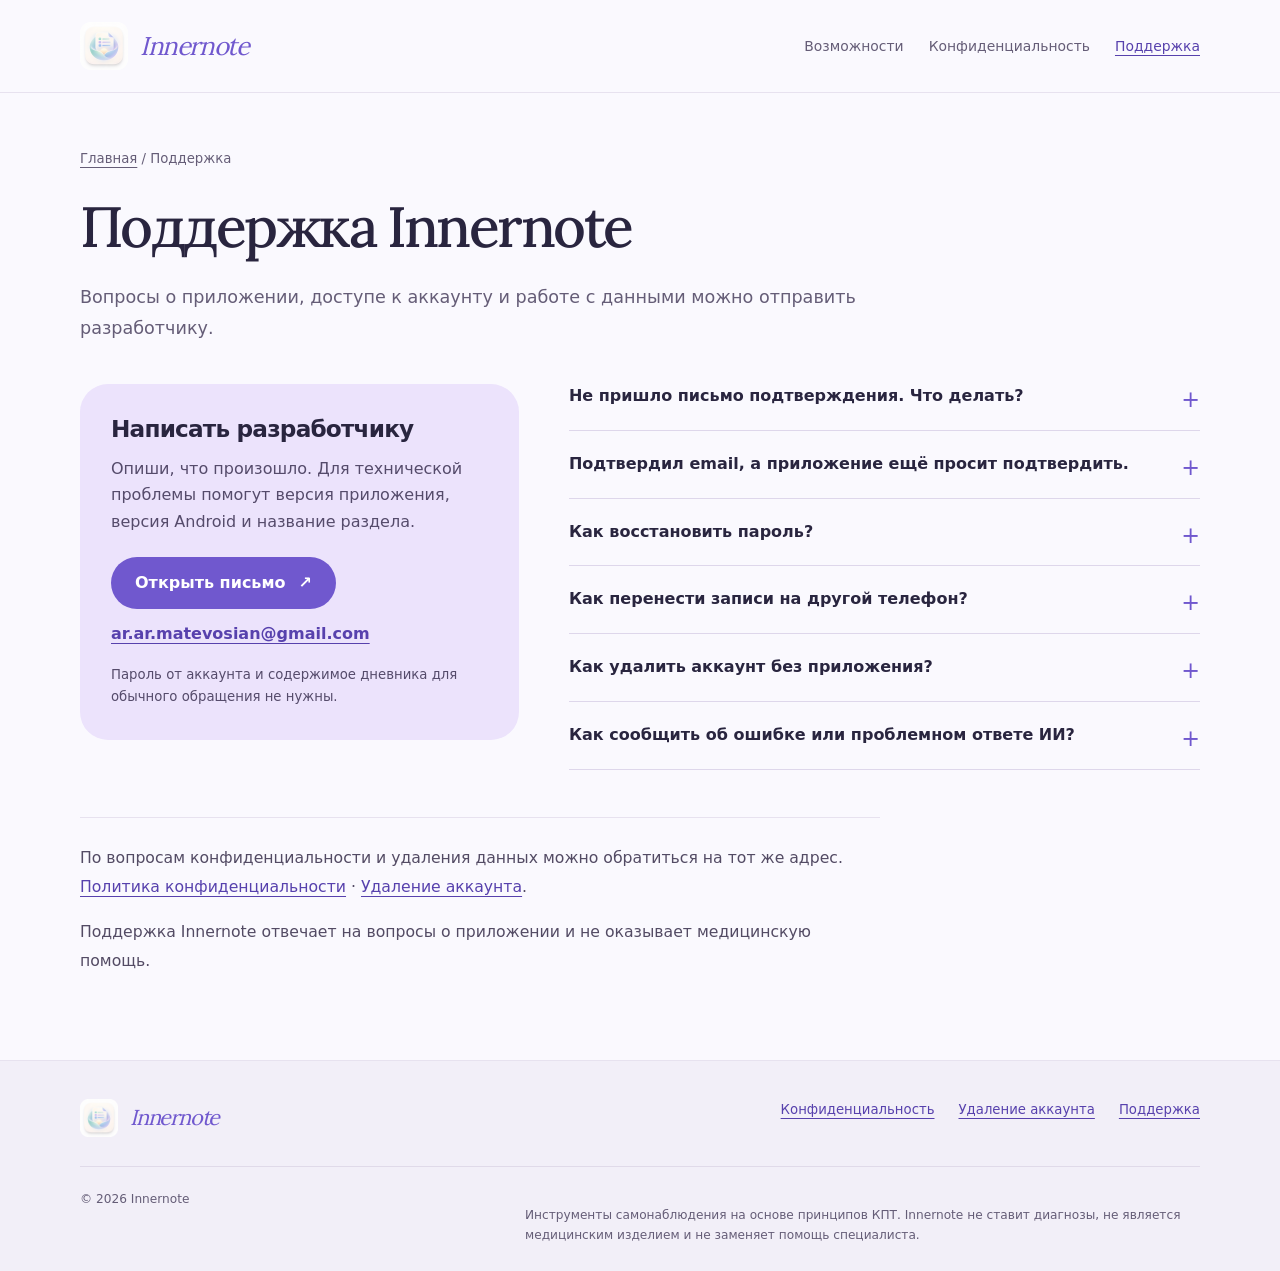
<file: docs/support/index.html>
<!doctype html>
<html lang="ru">
<head>
  <meta charset="utf-8">
  <meta name="viewport" content="width=device-width, initial-scale=1">
  <meta name="description" content="Связаться с разработчиком Innernote. Восстановление доступа, подтверждение email, резервные копии и удаление аккаунта.">
  <meta name="referrer" content="no-referrer">
  <meta http-equiv="Content-Security-Policy" content="default-src 'none'; style-src 'self'; img-src 'self'; font-src 'self'; base-uri 'none'; form-action 'none'; upgrade-insecure-requests">
  <meta name="theme-color" content="#faf9fe">
  <meta property="og:type" content="website">
  <meta property="og:locale" content="ru_RU">
  <meta property="og:site_name" content="Innernote">
  <meta property="og:title" content="Поддержка — Innernote">
  <meta property="og:description" content="Связаться с разработчиком Innernote. Восстановление доступа, подтверждение email, резервные копии и удаление аккаунта.">
  <meta property="og:url" content="https://innernote.ru/support/">
  <link rel="canonical" href="https://innernote.ru/support/">
  <link rel="icon" href="../assets/logo.png" type="image/png">
  <link rel="apple-touch-icon" href="../assets/logo.png">
  <link rel="stylesheet" href="../assets/site.css">
  <title>Поддержка — Innernote</title>
</head>
<body>
  <a class="skip" href="#main">Перейти к содержанию</a>
  <header class="site-header">
    <div class="wrap header-inner">
      <a class="brand" href="../" aria-label="Innernote — главная"><img src="../assets/logo.png" width="48" height="48" alt=""><span>Innernote</span></a>
      <nav class="site-nav" aria-label="Главная навигация">
        <a href="../#tools">Возможности</a>
        <a href="../privacy/">Конфиденциальность</a>
        <a href="../support/" aria-current="page">Поддержка</a>
      </nav>
    </div>
  </header>
  <main id="main">
<div class="wrap document">
  <p class="breadcrumbs"><a href="../">Главная</a> / Поддержка</p>
  <header class="document-intro"><h1>Поддержка Innernote</h1><p class="lead">Вопросы о приложении, доступе к аккаунту и работе с данными можно отправить разработчику.</p></header>
  <div class="support-layout">
    <section class="action-panel" aria-labelledby="contact-title"><h2 id="contact-title">Написать разработчику</h2><p>Опиши, что произошло. Для технической проблемы помогут версия приложения, версия Android и название раздела.</p><a class="button" href="mailto:ar.ar.matevosian@gmail.com?subject=%D0%9F%D0%BE%D0%B4%D0%B4%D0%B5%D1%80%D0%B6%D0%BA%D0%B0%20Innernote">Открыть письмо <span aria-hidden="true">↗</span></a><p class="email"><a href="mailto:ar.ar.matevosian@gmail.com">ar.ar.matevosian@gmail.com</a></p><p class="small-note">Пароль от аккаунта и содержимое дневника для обычного обращения не нужны.</p></section>
    <section class="faq-list" aria-label="Частые вопросы"><details><summary>Не пришло письмо подтверждения. Что делать?</summary><div class="faq-answer">Проверь папки «Спам» и «Промоакции». В облачном профиле можно выбрать «Отправить письмо подтверждения». Если только что запросил письмо, подожди не меньше минуты перед повтором. Если письма нет, напиши в поддержку с адреса своего аккаунта.</div></details><details><summary>Подтвердил email, а приложение ещё просит подтвердить.</summary><div class="faq-answer">Вернись в облачный профиль Innernote и нажми «Проверить подтверждение». Переход по ссылке в письме сам по себе не обновляет уже открытый экран приложения.</div></details><details><summary>Как восстановить пароль?</summary><div class="faq-answer">На экране входа введи email аккаунта и выбери «Сбросить пароль по email». Открой служебное письмо и задай новый пароль на странице восстановления. Для защиты адресов приложение может показать одинаковый ответ и для неизвестного email.</div></details><details><summary>Как перенести записи на другой телефон?</summary><div class="faq-answer">Можно сохранить JSON-копию через «Настройки и приватность» → «Экспортировать данные», а затем импортировать её на новом устройстве. Для поддерживаемых записей также доступна облачная синхронизация после входа. История настроения остаётся локальной и переносится с резервной копией.</div></details><details><summary>Как удалить аккаунт без приложения?</summary><div class="faq-answer">Открой <a href="../delete-account/">страницу удаления аккаунта</a> и отправь запрос с email своего аккаунта. На странице также описано, какие данные удаляются и как очистить данные с телефона.</div></details><details><summary>Как сообщить об ошибке или проблемном ответе ИИ?</summary><div class="faq-answer">Напиши, что произошло и в каком разделе, укажи версию Innernote и Android. В поддерживаемых экранах можно отправить жалобу непосредственно на ответ ИИ. Не прикладывай пароли и приватные записи без необходимости; на скриншоте можно предварительно скрыть личную информацию.</div></details></section>
  </div>
  <div class="support-foot prose"><p>По вопросам конфиденциальности и удаления данных можно обратиться на тот же адрес. <a href="../privacy/">Политика конфиденциальности</a> · <a href="../delete-account/">Удаление аккаунта</a>.</p><p>Поддержка Innernote отвечает на вопросы о приложении и не оказывает медицинскую помощь.</p></div>
</div></main>
  <footer class="site-footer">
    <div class="wrap">
      <div class="footer-main">
        <a class="brand" href="../" aria-label="Innernote — главная"><img src="../assets/logo.png" width="38" height="38" alt="" loading="lazy"><span>Innernote</span></a>
        <nav class="footer-links" aria-label="Информация о приложении">
          <a href="../privacy/">Конфиденциальность</a>
          <a href="../delete-account/">Удаление аккаунта</a>
          <a href="../support/">Поддержка</a>
        </nav>
      </div>
      <div class="footer-meta"><p>© 2026 Innernote</p><p>Инструменты самонаблюдения на основе принципов КПТ. Innernote не ставит диагнозы, не является медицинским изделием и не заменяет помощь специалиста.</p></div>
    </div>
  </footer>
</body>
</html>
</file>
<file: docs/assets/site.css>
@font-face{font-family:Lora;src:url('./lora.ttf') format('truetype');font-weight:400 700;font-style:normal;font-display:swap}
:root{--ink:#29253f;--muted:#655d77;--purple:#7058ce;--deep:#5741ad;--lilac:#ece3fc;--blue:#e0eefd;--mint:#def2e9;--pink:#f8deec;--paper:#faf9fe;--line:#e7e2ef;--radius:28px}
*,*::before,*::after{box-sizing:border-box}
html{scroll-padding-top:105px;-webkit-text-size-adjust:100%}
body{margin:0;background:var(--paper);color:var(--ink);font:16px/1.65 system-ui,-apple-system,BlinkMacSystemFont,'Segoe UI',sans-serif;overflow-wrap:break-word}
a{color:var(--deep);text-underline-offset:4px;text-decoration-thickness:1px}
a:hover{color:#423187}
a:focus-visible,summary:focus-visible{outline:3px solid var(--purple);outline-offset:5px;border-radius:5px}
img{display:block;max-width:100%;height:auto}
h1,h2,h3,p,figure{margin:0}
h1,h2,h3{line-height:1.17;text-wrap:balance}
h1,h2{font-family:Lora,Georgia,serif;font-weight:500;letter-spacing:-.045em}
h1{font-size:clamp(2.55rem,5.3vw,4.45rem)}
h2{font-size:clamp(2rem,3.65vw,3.15rem)}
h3{font-size:1.2rem;letter-spacing:-.025em;font-weight:650}
p+p{margin-top:1rem}
ul,ol{padding-left:1.4rem;margin:1rem 0}
li+li{margin-top:.55rem}
.wrap{width:min(1120px,calc(100% - 64px));margin-inline:auto}
.skip{position:fixed;left:12px;top:-100px;z-index:20;background:#fff;padding:12px 20px;border:2px solid var(--purple);border-radius:12px}
.skip:focus{top:12px}
.site-header{position:relative;z-index:5;background:rgba(250,249,254,.97);border-bottom:1px solid var(--line)}
.header-inner{display:flex;align-items:center;justify-content:space-between;gap:24px;min-height:92px}
.brand{display:inline-flex;align-items:center;gap:12px;color:var(--ink);text-decoration:none;flex-shrink:0}
.brand img{width:48px;height:48px}
.brand span{font-family:Lora,Georgia,serif;font-style:italic;font-size:1.6rem;letter-spacing:-.055em;color:var(--purple)}
.site-nav{display:flex;flex-wrap:wrap;align-items:center;justify-content:flex-end;gap:10px 25px;font-size:.87rem}
.site-nav a{color:var(--muted);text-decoration:none;padding:8px 0}
.site-nav a:hover,.site-nav a[aria-current='page']{color:var(--deep);text-decoration:underline}
.hero{padding:65px 0 72px;display:grid;grid-template-columns:1.1fr 1fr;gap:45px;align-items:center}
.eyebrow{font-size:.76rem;text-transform:uppercase;letter-spacing:.16em;font-weight:650;color:var(--deep);margin-bottom:23px}
.hero h1{max-width:620px}
.hero .lead{max-width:505px;margin-top:25px}
.lead{font-size:1.1rem;line-height:1.75;color:var(--muted)}
.hero-actions{display:flex;align-items:center;flex-wrap:wrap;gap:18px;margin:30px 0 22px}
.button{display:inline-flex;align-items:center;justify-content:center;gap:13px;min-height:52px;padding:13px 24px;border-radius:100px;background:var(--purple);color:white;text-decoration:none;font-weight:600;line-height:1.4;text-align:center}
.button:hover{background:var(--deep);color:white}
.button.light{background:white;color:var(--deep);border:1px solid #d7cbed}
.text-link{font-weight:550;font-size:.94rem}
.small-note{font-size:.83rem;line-height:1.7;color:var(--muted)}
.availability{display:inline-flex;gap:9px;align-items:center;background:#fff;border:1px solid var(--line);padding:8px 13px;border-radius:100px;font-size:.78rem;color:var(--muted)}
.availability::before{content:'';width:7px;height:7px;border-radius:50%;background:#9c88d5;flex-shrink:0}
.hero-visual{position:relative;display:grid;place-items:center;min-height:600px;isolation:isolate}
.hero-visual::before{content:'';position:absolute;inset:35px -10px 20px;border-radius:48% 48% 38% 38%;background:linear-gradient(145deg,#eee6ff,#e3eeff 62%,#e2f2eb);z-index:-1}
.phone{width:280px;border:8px solid white;border-radius:38px;overflow:hidden;box-shadow:0 22px 65px #65538f24,0 0 0 1px #dad3e7;background:#faf9fe}
.hero .phone{transform:rotate(3deg)}
.phone img{width:100%;height:auto}
.float-label{position:absolute;left:-2px;bottom:98px;max-width:205px;background:#fff;padding:15px 20px;border-radius:18px;box-shadow:0 10px 35px #65538f12;font-size:.9rem;line-height:1.5}
.float-label strong{display:block;font-size:.77rem;color:var(--purple);margin-bottom:4px}
.section{padding:85px 0;border-top:1px solid var(--line)}
.section-heading{display:grid;grid-template-columns:1fr .8fr;align-items:end;gap:65px;margin-bottom:42px}
.section-heading p{color:var(--muted)}
.tool-grid{display:grid;grid-template-columns:1.1fr .9fr;gap:20px}
.tool{border-radius:var(--radius);padding:32px;position:relative;overflow:hidden}
.tool h3{font-size:1.45rem;max-width:320px;margin:22px 0 13px}
.tool p{color:var(--muted);max-width:360px}
.tool.large{grid-row:span 2;background:var(--lilac);padding-bottom:235px}
.tool.large img{position:absolute;bottom:5px;right:10px;width:245px;max-width:65%;height:230px;object-fit:contain}
.tool.blue{background:var(--blue)}
.tool.mint{background:var(--mint)}
.number{font-size:.78rem;font-weight:650;color:var(--deep);letter-spacing:.08em}
.more-tools{margin-top:23px;color:var(--muted);font-size:.94rem;max-width:830px}
.insights{padding:56px 65px;display:grid;grid-template-columns:1fr .8fr;gap:70px;align-items:center;background:linear-gradient(135deg,#f1ecff,#e8f1fb);border-radius:38px;overflow:hidden}
.insights h2{margin-bottom:24px}
.insights p{color:var(--muted)}
.insights .phone{width:255px;margin-inline:auto;transform:rotate(-3deg)}
.caption{font-size:.75rem;color:var(--muted);text-align:center;margin-top:20px}
.insights ul{list-style:none;padding:0;margin-top:26px}
.insights li{position:relative;padding-left:23px;color:var(--muted);margin-top:13px}
.insights li::before{content:'';width:8px;height:8px;background:#a291d8;border-radius:50%;position:absolute;left:0;top:.65em}
.privacy-grid{display:grid;grid-template-columns:repeat(3,1fr);gap:34px;margin-bottom:30px}
.privacy-item{padding-top:23px;border-top:2px solid #d9cdef}
.privacy-item h3{margin:13px 0}
.privacy-item p{font-size:.95rem;color:var(--muted)}
.symbol{display:inline-grid;place-items:center;width:40px;height:40px;border-radius:13px;background:var(--lilac);font-size:1.1rem;color:var(--deep)}
.faq-layout{display:grid;grid-template-columns:.7fr 1.2fr;gap:75px;align-items:start}
.faq-layout h2{margin-bottom:20px}
.faq-list details{border-top:1px solid #ded7eb;padding:20px 0}
.faq-list details:last-child{border-bottom:1px solid #ded7eb}
.faq-list summary{cursor:pointer;font-weight:600;font-size:1rem;padding-right:28px;position:relative;list-style:none;line-height:1.55}
.faq-list summary::-webkit-details-marker{display:none}
.faq-list summary::after{content:'+';position:absolute;right:0;top:-2px;font-size:1.4rem;font-weight:400;color:var(--purple)}
.faq-list details[open] summary::after{content:'−'}
.faq-answer{color:var(--muted);font-size:.95rem;padding:14px 20px 2px 0}
.closing{padding:46px 0 80px;text-align:center}
.closing h2{max-width:700px;margin:0 auto 23px}
.closing p{max-width:570px;margin:0 auto 25px;color:var(--muted)}
.site-footer{border-top:1px solid var(--line);padding:38px 0 26px;background:#f2eff8}
.footer-main{display:flex;justify-content:space-between;align-items:flex-start;gap:35px}
.footer-main .brand img{width:38px;height:38px}
.footer-main .brand span{font-size:1.35rem}
.footer-links{display:flex;gap:12px 24px;flex-wrap:wrap;font-size:.83rem;max-width:590px;justify-content:flex-end}
.footer-meta{border-top:1px solid #e0dae9;margin-top:29px;padding-top:22px;display:flex;justify-content:space-between;gap:30px;font-size:.76rem;color:var(--muted)}
.footer-meta p:last-child{max-width:675px}
.document{padding-top:55px;padding-bottom:85px}
.breadcrumbs{font-size:.83rem;color:var(--muted);margin-bottom:24px}
.breadcrumbs a{color:var(--muted)}
.document-intro{max-width:880px;margin-bottom:40px}
.document-intro h1{font-size:clamp(2.25rem,4.5vw,3.55rem);margin-bottom:22px}
.document-intro .lead{max-width:780px}
.document-intro .date{font-size:.82rem;color:var(--muted);margin-top:20px}
.document-grid{display:grid;grid-template-columns:220px minmax(0,1fr);gap:55px;align-items:start}
.contents{font-size:.83rem;color:var(--muted);border-top:1px solid var(--line);padding-top:20px}
.contents strong{color:var(--ink);font-size:.9rem}
.contents ol{list-style:none;padding:0;margin-top:15px}
.contents li{margin:0 0 11px}
.contents a{color:var(--muted);text-decoration:none}
.contents a:hover{text-decoration:underline;color:var(--deep)}
.prose{max-width:800px;font-size:.98rem;line-height:1.85}
.prose section+section{margin-top:37px}
.prose h2{font-family:inherit;font-size:1.35rem;font-weight:650;letter-spacing:-.035em;margin-bottom:15px}
.prose h3{font-size:1.08rem;margin:22px 0 10px}
.prose p,.prose li{color:#534b64}
.prose a{overflow-wrap:anywhere}
.prose ul{margin-top:.6rem}
.prose .notice{margin:24px 0}
.notice{border-radius:22px;background:#eee7fc;padding:23px 27px;color:#534568}
.notice.blue{background:var(--blue)}
.notice.mint{background:var(--mint)}
.notice strong{color:var(--ink)}
.notice p{margin-top:9px}
.action-panel{background:var(--lilac);border-radius:var(--radius);padding:31px;margin-bottom:37px}
.action-panel h2{font-family:inherit;font-size:1.45rem;font-weight:650;letter-spacing:-.035em;margin-bottom:14px}
.action-panel p{max-width:700px;color:#554b6b}
.action-panel .button{margin:22px 0 12px}
.email{font-size:1rem;font-weight:550;overflow-wrap:anywhere}
.wide-prose{max-width:850px}
.steps{list-style:none;counter-reset:step;padding:0;margin:21px 0 30px}
.steps li{position:relative;counter-increment:step;padding:0 0 22px 49px;min-height:40px}
.steps li::before{content:counter(step);position:absolute;left:0;top:0;width:32px;height:32px;display:grid;place-items:center;border-radius:12px;background:#e9e0fb;color:var(--deep);font-size:.9rem;font-weight:650}
.table-scroll{overflow-x:auto;margin:20px 0 27px;border:1px solid var(--line);border-radius:16px}
table{width:100%;border-collapse:collapse;font-size:.9rem;line-height:1.65;text-align:left}
th,td{padding:17px 19px;vertical-align:top;min-width:155px;border-bottom:1px solid var(--line)}
th{font-weight:600;background:#f0ebf8}
tr:last-child td{border-bottom:0}
td{color:#534b64}
.support-layout{display:grid;grid-template-columns:.8fr 1.15fr;gap:50px;align-items:start}
.support-layout .action-panel{position:relative}
.support-layout .faq-list details:first-child{border-top:0;padding-top:0}
.support-layout .faq-list details{padding-block:21px}
.support-foot{margin-top:40px;padding-top:25px;border-top:1px solid var(--line)}
.error-page{text-align:center;max-width:700px;padding:110px 0 130px;margin-inline:auto}
.error-page h1{margin:25px 0}
.error-page p{color:var(--muted);margin-bottom:28px}
@media(min-width:1500px){.hero{padding-top:80px;padding-bottom:90px}.hero-visual{min-height:630px}}
@media(max-width:900px){.wrap{width:calc(100% - 44px)}.hero{gap:18px}.hero-visual{min-height:540px}.phone{width:250px}.float-label{left:-8px;bottom:65px;max-width:170px;font-size:.82rem}.section-heading{gap:35px}.insights{padding:45px 35px;gap:40px}.faq-layout{gap:40px}.document-grid{grid-template-columns:170px minmax(0,1fr);gap:35px}.site-nav{gap:8px 16px}.support-layout{grid-template-columns:1fr;gap:12px}}
@media(max-width:680px){html{scroll-padding-top:25px}.wrap{width:calc(100% - 36px)}.header-inner{min-height:0;padding:17px 0;gap:15px;align-items:flex-start;flex-direction:column}.brand img{width:39px;height:39px}.brand span{font-size:1.4rem}.site-nav{justify-content:flex-start;gap:6px 21px;font-size:.8rem}.site-nav a{padding:2px 0}.hero{padding:43px 0 48px;grid-template-columns:1fr;gap:25px}.hero h1{max-width:540px}.hero .lead{font-size:1rem;margin-top:20px}.eyebrow{margin-bottom:19px;font-size:.69rem}.hero-actions{margin:24px 0 19px;gap:15px}.button{font-size:.91rem;padding:13px 21px;min-height:50px}.small-note{font-size:.79rem}.hero-visual{min-height:540px;max-width:420px;width:100%;margin:8px auto 0}.hero-visual::before{inset:23px 0 25px}.hero .phone{width:252px;transform:rotate(2deg)}.float-label{left:0;bottom:57px;max-width:170px;padding:13px 16px}.section{padding:51px 0}.section-heading{grid-template-columns:1fr;gap:19px;margin-bottom:28px}.section-heading p{font-size:.95rem}.tool-grid{grid-template-columns:1fr;gap:15px}.tool{padding:26px}.tool.large{grid-row:auto;padding-bottom:175px;min-height:370px}.tool.large img{height:195px;width:205px;bottom:0}.tool h3{font-size:1.28rem;margin-top:16px}.tool p{font-size:.95rem;max-width:400px}.insights{padding:32px 25px;grid-template-columns:1fr;gap:30px;border-radius:28px}.insights .phone{width:238px;transform:rotate(-2deg)}.insights h2{font-size:2rem}.insights p,.insights li{font-size:.95rem}.privacy-grid{grid-template-columns:1fr;gap:25px}.privacy-item{padding-top:20px}.privacy-item h3{display:inline;margin-left:11px;font-size:1.12rem}.privacy-item p{margin-top:14px}.symbol{vertical-align:middle;width:35px;height:35px}.faq-layout{grid-template-columns:1fr;gap:27px}.faq-layout h2{margin-bottom:15px}.faq-list summary{font-size:.94rem}.closing{padding:26px 0 55px}.closing h2{font-size:1.9rem}.closing p{font-size:.95rem}.site-footer{padding-top:28px}.footer-main{flex-direction:column;gap:23px}.footer-links{justify-content:flex-start;gap:13px 24px}.footer-meta{flex-direction:column;gap:13px}.footer-meta p+p{margin:0}.document{padding-top:31px;padding-bottom:55px}.document-intro{margin-bottom:28px}.document-intro h1{font-size:2.4rem}.document-intro .lead{font-size:1rem}.document-grid{grid-template-columns:1fr;gap:28px}.contents{padding-top:17px}.contents ol{display:flex;flex-wrap:wrap;gap:8px 18px;margin-bottom:0}.contents li{margin:0}.prose{font-size:.94rem;line-height:1.8}.prose h2{font-size:1.22rem}.notice{padding:21px;border-radius:20px}.action-panel{padding:25px 22px}.action-panel h2{font-size:1.28rem}.action-panel .button{width:100%;padding-inline:13px}.email{font-size:.93rem}.support-layout{gap:8px}.table-scroll{margin-inline:0}th,td{padding:14px;min-width:145px;font-size:.86rem}.error-page{padding:65px 0 85px}}
@media(prefers-reduced-motion:no-preference){html{scroll-behavior:smooth}a,summary{transition:color .15s ease,background-color .15s ease}}
@media print{.site-header,.site-footer,.contents,.button,.skip{display:none}.wrap{width:100%}.document-grid{display:block}.document,.section{padding:0}.prose{max-width:none}.notice,.action-panel{border:1px solid #ccc;background:white}body{background:white;color:black;font-size:11pt}a{color:inherit}.table-scroll{overflow:visible}h1,h2,h3{break-after:avoid}img{max-height:60vh}}
</file>
